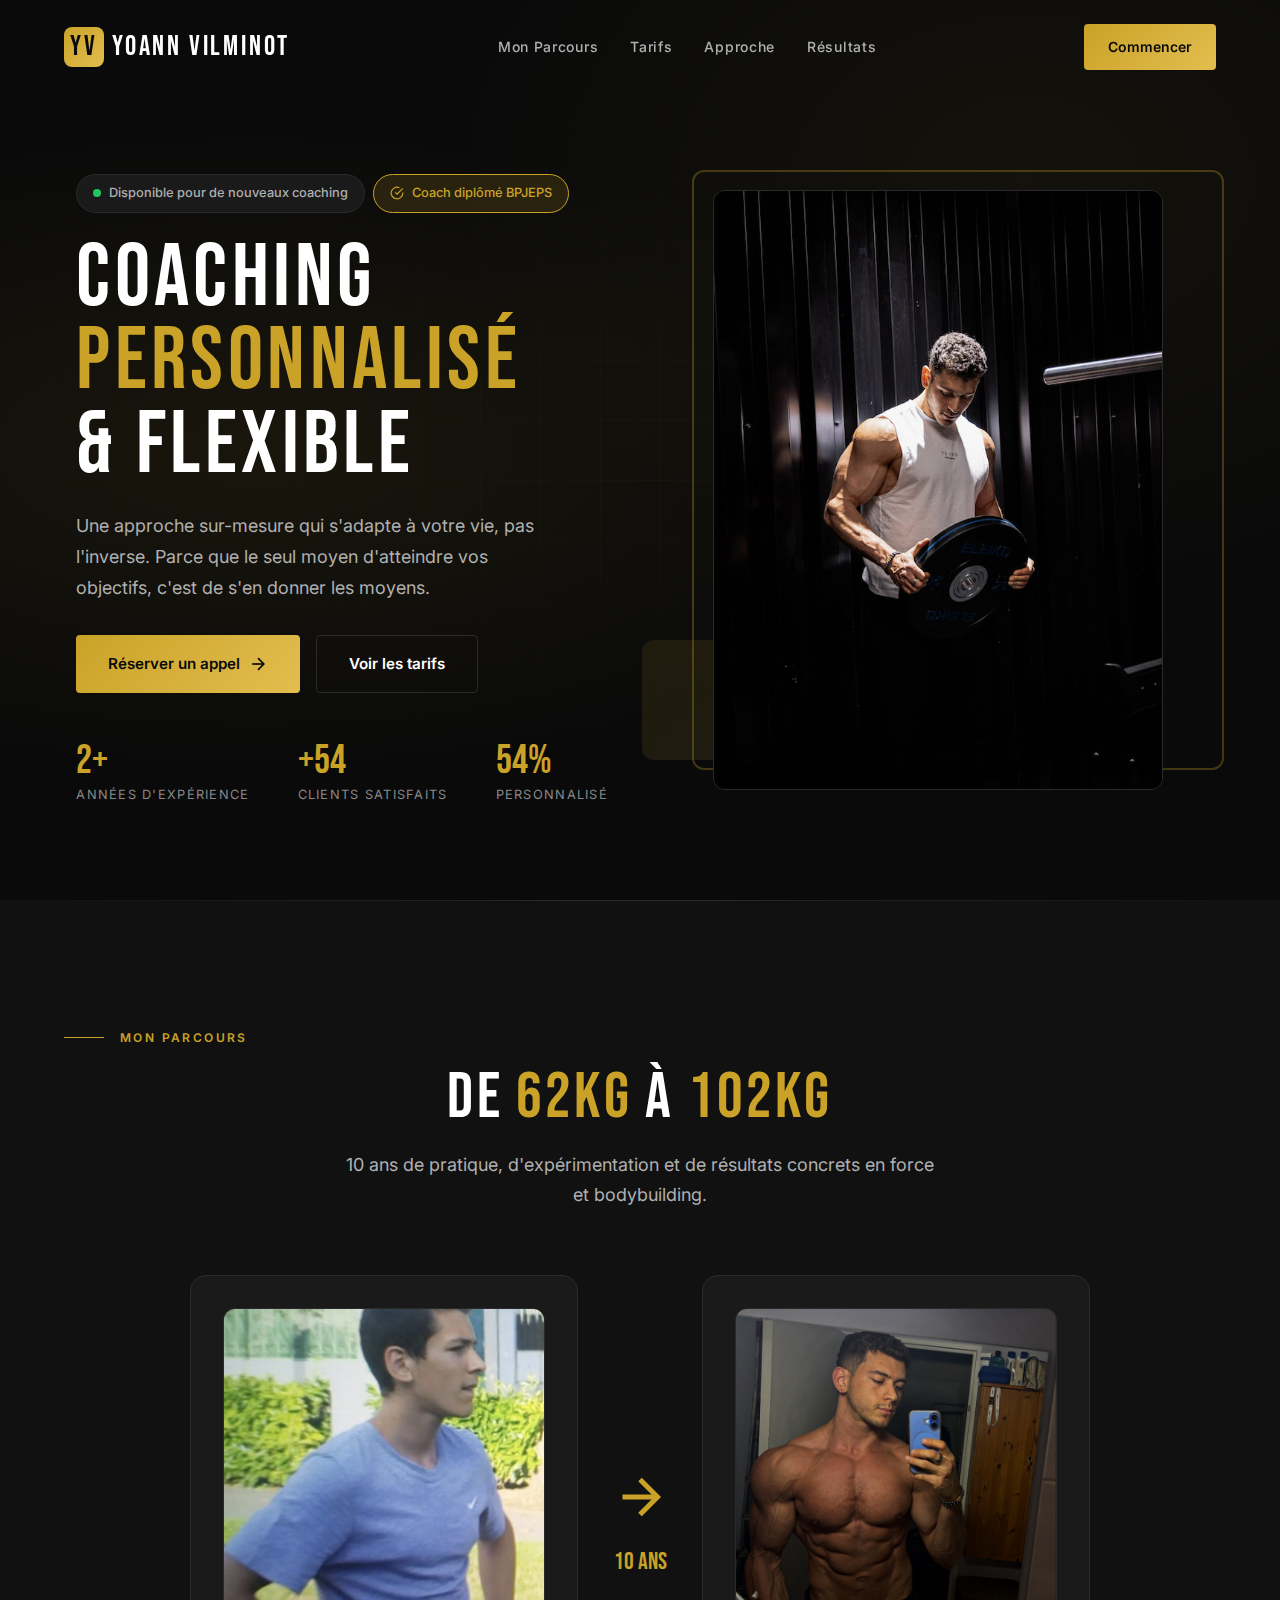
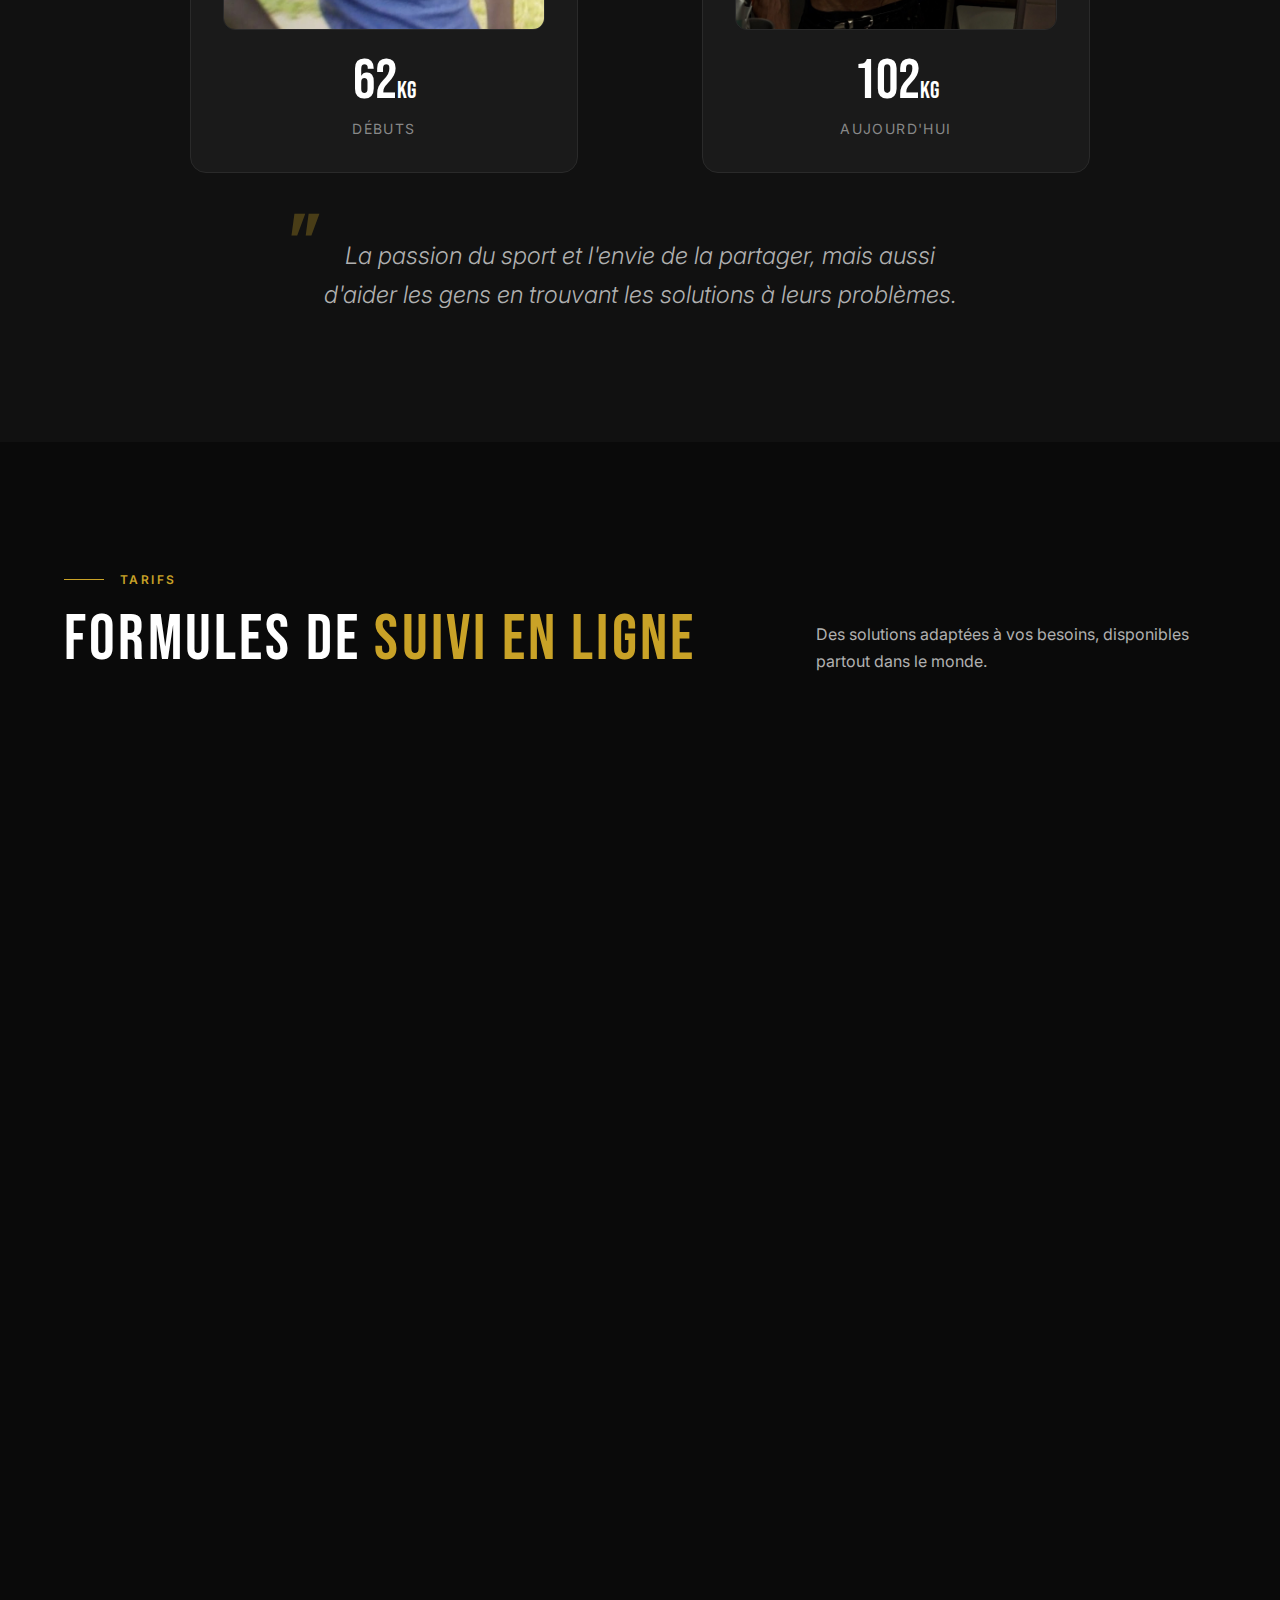
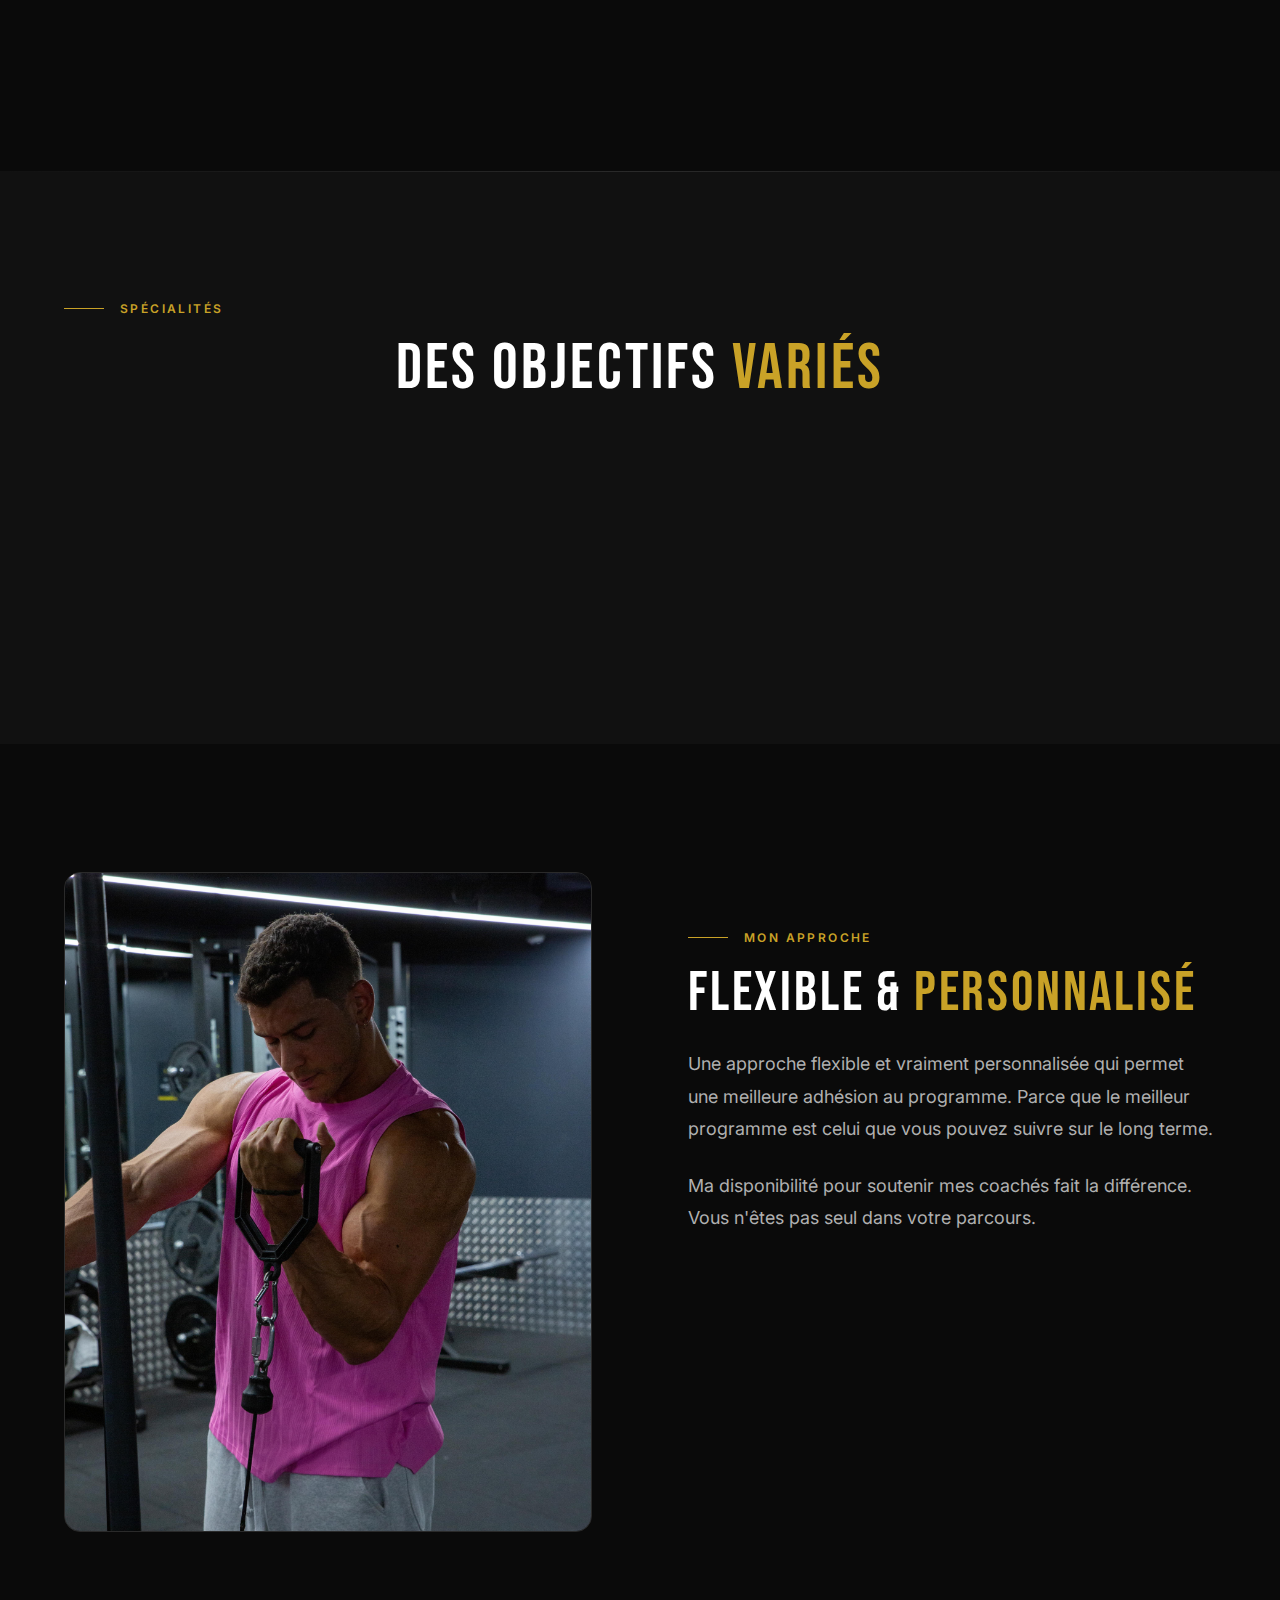
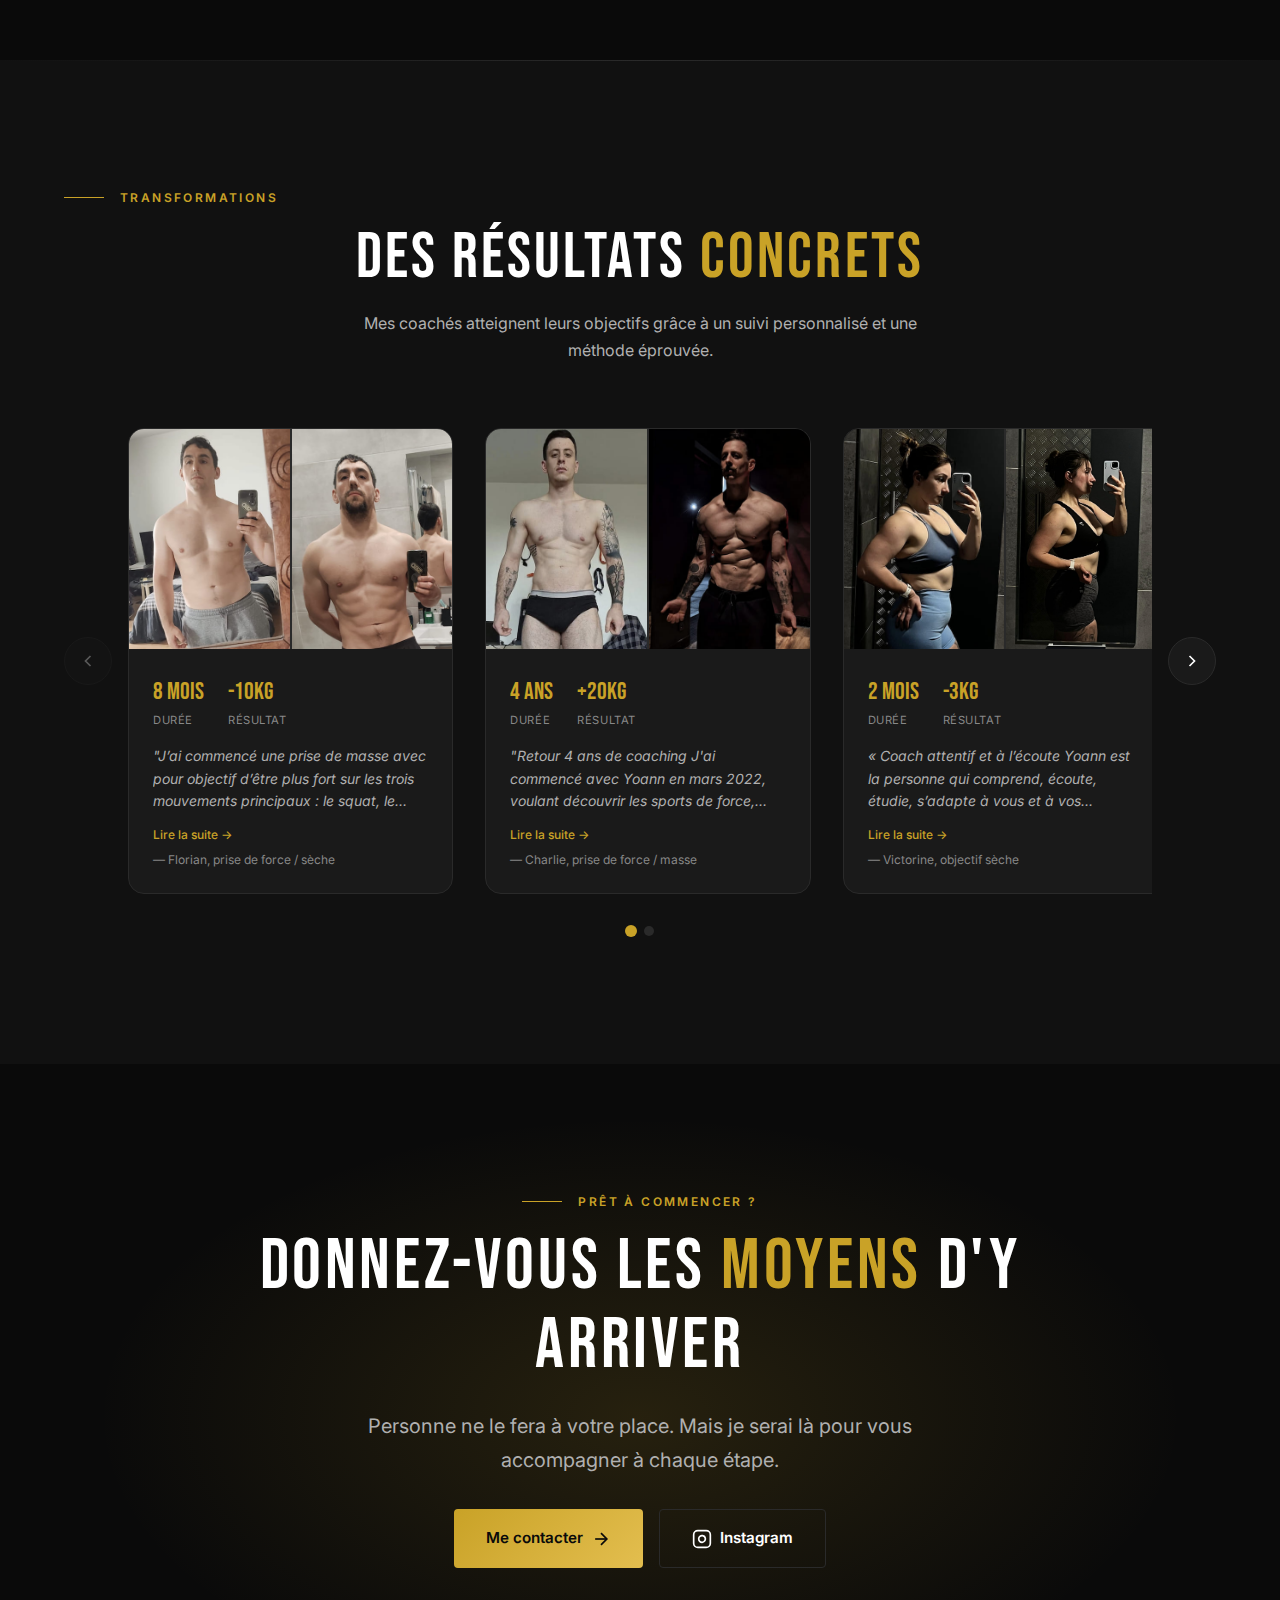
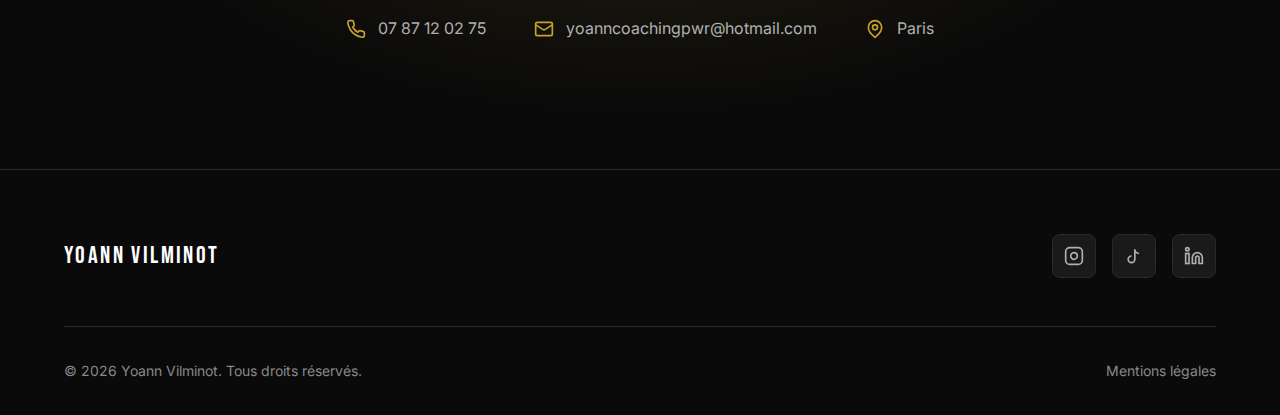
<file: index.html>
<!DOCTYPE html>
<html lang="fr">
<head>
    <meta charset="UTF-8">
    <meta name="viewport" content="width=device-width, initial-scale=1.0">
    <meta name="description" content="Yoann Vilminot - Coach sportif certifié BPJEPS. Coaching personnalisé en musculation, prise de masse, perte de poids. Région parisienne et suivi en ligne.">
    <title>Yoann Vilminot | Coach Sportif Personnel</title>
    
    <!-- Favicon -->
    <link rel="icon" type="image/png" href="assets/favicon.ico">
    <link rel="apple-touch-icon" sizes="180x180" href="assets/apple-touch-icon.png">
    <link rel="icon" type="image/png" sizes="32x32" href="assets/favicon-32x32.png">
    <link rel="icon" type="image/png" sizes="16x16" href="assets/favicon-16x16.png">

    <meta property="og:type" content="website">
    <meta property="og:url" content="https://yoannvilminot-coaching.com">
    <meta property="og:title" content="Yoann Vilminot - Coach">
    <meta property="og:description" content="Coaching personnalisé et flexible.">
    <meta property="og:image" content="https://yoannvilminot-coaching.com/assets/images/screen.png">
    <meta property="og:image:width" content="1200">
    <meta property="og:image:height" content="630">
    <meta property="og:locale" content="fr_FR">
    <meta property="og:site_name" content="Yoann Vilminot">

    <!-- Fonts -->
    <link rel="preconnect" href="https://fonts.googleapis.com">
    <link rel="preconnect" href="https://fonts.gstatic.com" crossorigin>
    <link href="https://fonts.googleapis.com/css2?family=Bebas+Neue&family=Inter:wght@300;400;500;600;700&display=swap" rel="stylesheet">
    
    <!-- Styles -->
    <link rel="stylesheet" href="css/variables.css">
    <link rel="stylesheet" href="css/layout.css">
    <link rel="stylesheet" href="css/components.css">
    <link rel="stylesheet" href="css/sections.css">
</head>
<body>
    <!-- Navigation -->
    <nav id="navbar">
        <div class="container">
            <a href="#" class="logo">
                <div class="logo-icon">
                    <!-- <svg viewBox="0 0 40 40" fill="none" xmlns="http://www.w3.org/2000/svg">
                        <path d="M8 32L20 8L32 32" stroke="currentColor" stroke-width="3" stroke-linecap="round" stroke-linejoin="round"/>
                        <path d="M12 24H28" stroke="currentColor" stroke-width="3" stroke-linecap="round"/>
                        <circle cx="20" cy="32" r="3" fill="currentColor"/>
                    </svg> -->
                    YV
                </div>
                YOANN VILMINOT
            </a>
            <ul class="nav-links">
                <li><a href="#transformation">Mon Parcours</a></li>
                <li><a href="#services">Tarifs</a></li>
                <li><a href="#philosophy">Approche</a></li>
                <li><a href="#results">Résultats</a></li>
                <!-- Décommenter après ajout d'avis -->
                <!-- <li><a href="#testimonials">Avis</a></li> -->
            </ul>
            <a href="#contact" class="nav-cta">Commencer</a>
            <div class="mobile-toggle" id="mobile-toggle"><span></span><span></span><span></span></div>
        </div>
    </nav>

    <!-- Mobile Menu -->
    <div class="mobile-menu" id="mobile-menu">
        <ul>
            <li><a href="#transformation">Mon Parcours</a></li>
            <li><a href="#services">Tarifs</a></li>
            <li><a href="#philosophy">Approche</a></li>
            <li><a href="#results">Résultats</a></li>
            <li><a href="#testimonials">Avis</a></li>
            <li><a href="#contact" class="btn-primary">Commencer</a></li>
        </ul>
    </div>

    <!-- Hero Section -->
    <section class="hero">
        <div class="hero-bg"><div class="hero-grid"></div></div>
        <div class="container">
            <div class="hero-content">
                <div class="hero-badges">
                    <div class="hero-badge"><span class="dot"></span>Disponible pour de nouveaux coaching</div>
                    <div class="hero-badge certified">
                        <svg xmlns="http://www.w3.org/2000/svg" width="14" height="14" viewBox="0 0 24 24" fill="none" stroke="currentColor" stroke-width="2"><path d="M22 11.08V12a10 10 0 1 1-5.93-9.14"/><polyline points="22 4 12 14.01 9 11.01"/></svg>
                        Coach diplômé BPJEPS
                    </div>
                </div>
                <h1><span>COACHING</span><span><span class="accent-text">PERSONNALISÉ</span></span><span>& FLEXIBLE</span></h1>
                <p class="hero-description">Une approche sur-mesure qui s'adapte à votre vie, pas l'inverse. Parce que le seul moyen d'atteindre vos objectifs, c'est de s'en donner les moyens.</p>
                <div class="hero-buttons">
                    <a href="#contact" class="btn-primary">Réserver un appel <svg xmlns="http://www.w3.org/2000/svg" width="20" height="20" viewBox="0 0 24 24" fill="none" stroke="currentColor" stroke-width="2"><path d="M5 12h14"/><path d="m12 5 7 7-7 7"/></svg></a>
                    <a href="#services" class="btn-secondary">Voir les tarifs</a>
                </div>
                <div class="hero-stats">
                    <div class="stat"><div class="stat-number">4+</div><div class="stat-label">Années d'expérience</div></div>
                    <div class="stat"><div class="stat-number">+100</div><div class="stat-label">Clients satisfaits</div></div>
                    <div class="stat"><div class="stat-number">100%</div><div class="stat-label">Personnalisé</div></div>
                </div>
            </div>
            <div class="hero-image">
                <div class="hero-image-frame"></div>
                <div class="hero-image-accent"></div>
                <div class="hero-image-placeholder">
                    <img src="assets/images/profil.jpeg" alt="Yoann Vilminot - Coach Sportif">
                </div>
            </div>
        </div>
    </section>

    <!-- Transformation Section -->
    <section class="transformation" id="transformation">
        <div class="container">
            <div class="transformation-header">
                <span class="section-label">Mon Parcours</span>
                <h2>DE <span class="accent-text">62KG</span> À <span class="accent-text">102KG</span></h2>
                <p>10 ans de pratique, d'expérimentation et de résultats concrets en force et bodybuilding.</p>
            </div>
            <div class="transformation-showcase">
                <div class="transformation-card">
                    <div class="transformation-image">
                        <!-- PHOTO: before.jpg -->
                        <img src="assets/images/coach1.jpeg" alt="Yoann Vilminot - Coach Sportif">
                    </div>
                    <div class="transformation-weight">62<span>KG</span></div>
                    <div class="transformation-label">Débuts</div>
                </div>
                <div class="transformation-arrow">
                    <svg xmlns="http://www.w3.org/2000/svg" viewBox="0 0 24 24" fill="none" stroke="currentColor" stroke-width="2"><path d="M5 12h14"/><path d="m12 5 7 7-7 7"/></svg>
                    <div class="transformation-years">10 ANS</div>
                </div>
                <div class="transformation-card">
                    <div class="transformation-image">
                        <!-- PHOTO: after.jpg -->
                        <img src="assets/images/coach2.jpeg" alt="Yoann Vilminot - Coach Sportif">
                    </div>
                    <div class="transformation-weight">102<span>KG</span></div>
                    <div class="transformation-label">Aujourd'hui</div>
                </div>
            </div>
            <div class="transformation-quote">
                <blockquote>La passion du sport et l'envie de la partager, mais aussi d'aider les gens en trouvant les solutions à leurs problèmes.</blockquote>
            </div>
        </div>
    </section>

    <!-- Services Section -->
    <section class="services" id="services">
        <div class="container">
            <div class="services-header">
                <div><span class="section-label">Tarifs</span><h2>FORMULES DE <span class="accent-text">SUIVI EN LIGNE</span></h2></div>
                <p>Des solutions adaptées à vos besoins, disponibles partout dans le monde.</p>
            </div>
            <div class="services-grid">
                <div class="service-card">
                    <div class="service-icon"><svg xmlns="http://www.w3.org/2000/svg" viewBox="0 0 24 24" fill="none" stroke="currentColor" stroke-width="2"><rect x="3" y="4" width="18" height="18" rx="2"/><line x1="16" y1="2" x2="16" y2="6"/><line x1="8" y1="2" x2="8" y2="6"/><line x1="3" y1="10" x2="21" y2="10"/></svg></div>
                    <h3>SUIVI HEBDO</h3>
                    <div class="service-price">140<span>€/mois</span></div>
                    <ul class="service-features">
                        <li><svg xmlns="http://www.w3.org/2000/svg" viewBox="0 0 24 24" fill="none" stroke="currentColor" stroke-width="2"><polyline points="20 6 9 17 4 12"/></svg>Programme personnalisé sur TrainHeroic</li>
                        <li><svg xmlns="http://www.w3.org/2000/svg" viewBox="0 0 24 24" fill="none" stroke="currentColor" stroke-width="2"><polyline points="20 6 9 17 4 12"/></svg>Échange hebdomadaire</li>
                        <li><svg xmlns="http://www.w3.org/2000/svg" viewBox="0 0 24 24" fill="none" stroke="currentColor" stroke-width="2"><polyline points="20 6 9 17 4 12"/></svg>Correction des mouvements via vidéos</li>
                    </ul>
                    <a href="#contact" class="service-link">Commencer <svg xmlns="http://www.w3.org/2000/svg" width="16" height="16" viewBox="0 0 24 24" fill="none" stroke="currentColor" stroke-width="2"><path d="M5 12h14"/><path d="m12 5 7 7-7 7"/></svg></a>
                </div>
                <div class="service-card">
                    <div class="service-icon"><svg xmlns="http://www.w3.org/2000/svg" viewBox="0 0 24 24" fill="none" stroke="currentColor" stroke-width="2"><path d="M21 15a2 2 0 0 1-2 2H7l-4 4V5a2 2 0 0 1 2-2h14a2 2 0 0 1 2 2z"/></svg></div>
                    <h3>SUIVI QUOTIDIEN</h3>
                    <div class="service-price">180<span>€/mois</span></div>
                    <ul class="service-features">
                        <li><svg xmlns="http://www.w3.org/2000/svg" viewBox="0 0 24 24" fill="none" stroke="currentColor" stroke-width="2"><polyline points="20 6 9 17 4 12"/></svg>Programme personnalisé sur TrainHeroic</li>
                        <li><svg xmlns="http://www.w3.org/2000/svg" viewBox="0 0 24 24" fill="none" stroke="currentColor" stroke-width="2"><polyline points="20 6 9 17 4 12"/></svg>Échange quotidien 6j/7</li>
                        <li><svg xmlns="http://www.w3.org/2000/svg" viewBox="0 0 24 24" fill="none" stroke="currentColor" stroke-width="2"><polyline points="20 6 9 17 4 12"/></svg>Correction des mouvements via vidéos</li>
                    </ul>
                    <a href="#contact" class="service-link">Commencer <svg xmlns="http://www.w3.org/2000/svg" width="16" height="16" viewBox="0 0 24 24" fill="none" stroke="currentColor" stroke-width="2"><path d="M5 12h14"/><path d="m12 5 7 7-7 7"/></svg></a>
                </div>
                <div class="service-card">
                    <div class="service-icon"><svg xmlns="http://www.w3.org/2000/svg" viewBox="0 0 24 24" fill="none" stroke="currentColor" stroke-width="2"><polygon points="12 2 15.09 8.26 22 9.27 17 14.14 18.18 21.02 12 17.77 5.82 21.02 7 14.14 2 9.27 8.91 8.26 12 2"/></svg></div>
                    <h3>SUIVI COMPLET</h3>
                    <div class="service-price">220<span>€/mois</span></div>
                    <ul class="service-features">
                        <li><svg xmlns="http://www.w3.org/2000/svg" viewBox="0 0 24 24" fill="none" stroke="currentColor" stroke-width="2"><polyline points="20 6 9 17 4 12"/></svg>Programme personnalisé sur TrainHeroic</li>
                        <li><svg xmlns="http://www.w3.org/2000/svg" viewBox="0 0 24 24" fill="none" stroke="currentColor" stroke-width="2"><polyline points="20 6 9 17 4 12"/></svg>Échange quotidien 6j/7</li>
                        <li><svg xmlns="http://www.w3.org/2000/svg" viewBox="0 0 24 24" fill="none" stroke="currentColor" stroke-width="2"><polyline points="20 6 9 17 4 12"/></svg>Correction des mouvements via vidéos</li>
                        <li><svg xmlns="http://www.w3.org/2000/svg" viewBox="0 0 24 24" fill="none" stroke="currentColor" stroke-width="2"><polyline points="20 6 9 17 4 12"/></svg>Appel bilan mensuel</li>
                        <li><svg xmlns="http://www.w3.org/2000/svg" viewBox="0 0 24 24" fill="none" stroke="currentColor" stroke-width="2"><polyline points="20 6 9 17 4 12"/></svg>Suivi diététique inclus</li>
                    </ul>
                    <a href="#contact" class="service-link">Commencer <svg xmlns="http://www.w3.org/2000/svg" width="16" height="16" viewBox="0 0 24 24" fill="none" stroke="currentColor" stroke-width="2"><path d="M5 12h14"/><path d="m12 5 7 7-7 7"/></svg></a>
                </div>
            </div>
            <div class="additional-services">
                <div class="additional-service-card">
                    <div class="additional-service-header">
                        <div class="additional-service-icon"><svg xmlns="http://www.w3.org/2000/svg" viewBox="0 0 24 24" fill="none" stroke="currentColor" stroke-width="2"><path d="M15 10l5 5-5 5"/><path d="M4 4v7a4 4 0 0 0 4 4h12"/></svg></div>
                        <div><h4>VISIO CONSULTATION</h4><div class="additional-service-price">50€ <span>/ 30 min</span></div></div>
                    </div>
                    <ul class="additional-service-features"><li>Entraînement / Programmation</li><li>Nutrition / Lifestyle</li><li>Gestion de blessure</li></ul>
                </div>
                <div class="additional-service-card">
                    <div class="additional-service-header">
                        <div class="additional-service-icon"><svg xmlns="http://www.w3.org/2000/svg" viewBox="0 0 24 24" fill="none" stroke="currentColor" stroke-width="2"><path d="M16 21v-2a4 4 0 0 0-4-4H6a4 4 0 0 0-4 4v2"/><circle cx="9" cy="7" r="4"/><path d="M22 21v-2a4 4 0 0 0-3-3.87"/><path d="M16 3.13a4 4 0 0 1 0 7.75"/></svg></div>
                        <div><h4>SÉANCES PRIVÉES</h4><div class="additional-service-price">Région parisienne</div></div>
                    </div>
                    <div class="pricing-table">
                        <div class="pricing-row"><span>1 séance</span><span class="pricing-value">75€</span></div>
                        <div class="pricing-row"><span>5 séances</span><span class="pricing-value">350€</span></div>
                        <div class="pricing-row highlight"><span>10 séances</span><span class="pricing-value">600€ <em>(-20%)</em></span></div>
                    </div>
                    <div class="pricing-note"><svg xmlns="http://www.w3.org/2000/svg" width="14" height="14" viewBox="0 0 24 24" fill="none" stroke="currentColor" stroke-width="2"><circle cx="12" cy="12" r="10"/><path d="M12 16v-4"/><path d="M12 8h.01"/></svg>-50% pour les séances à domicile avec l'avance immédiate</div>
                </div>
            </div>
        </div>
    </section>

    <!-- Specialties Section -->
    <section class="specialties">
        <div class="container">
            <div class="specialties-header"><span class="section-label">Spécialités</span><h2>DES OBJECTIFS <span class="accent-text">VARIÉS</span></h2></div>
            <div class="specialties-grid">
                <div class="specialty-item"><div class="specialty-icon"><svg xmlns="http://www.w3.org/2000/svg" viewBox="0 0 24 24" fill="none" stroke="currentColor" stroke-width="2"><path d="M6.5 6.5 17.5 17.5"/><path d="M6.5 6.5H12"/><path d="M6.5 6.5V12"/><path d="M17.5 17.5H12"/><path d="M17.5 17.5V12"/></svg></div><h4>Prise de masse</h4></div>
                <div class="specialty-item"><div class="specialty-icon"><svg xmlns="http://www.w3.org/2000/svg" viewBox="0 0 24 24" fill="none" stroke="currentColor" stroke-width="2"><path d="M12 20v-6M6 20V10M18 20V4"/></svg></div><h4>Perte de poids</h4></div>
                <div class="specialty-item"><div class="specialty-icon"><svg xmlns="http://www.w3.org/2000/svg" viewBox="0 0 24 24" fill="none" stroke="currentColor" stroke-width="2"><circle cx="12" cy="12" r="10"/><path d="m16 12-4-4-4 4"/><path d="M12 16V8"/></svg></div><h4>Prépa physique</h4></div>
                <div class="specialty-item"><div class="specialty-icon"><svg xmlns="http://www.w3.org/2000/svg" viewBox="0 0 24 24" fill="none" stroke="currentColor" stroke-width="2"><path d="M19 14c1.49-1.46 3-3.21 3-5.5A5.5 5.5 0 0 0 16.5 3c-1.76 0-3 .5-4.5 2-1.5-1.5-2.74-2-4.5-2A5.5 5.5 0 0 0 2 8.5c0 2.3 1.5 4.05 3 5.5l7 7Z"/></svg></div><h4>Remise en forme</h4></div>
                <div class="specialty-item"><div class="specialty-icon"><svg xmlns="http://www.w3.org/2000/svg" viewBox="0 0 24 24" fill="none" stroke="currentColor" stroke-width="2"><path d="M6 9H4.5a2.5 2.5 0 0 1 0-5H6"/><path d="M18 9h1.5a2.5 2.5 0 0 0 0-5H18"/><path d="M4 22h16"/><path d="M10 14.66V17c0 .55-.47.98-.97 1.21C7.85 18.75 7 20.24 7 22"/><path d="M14 14.66V17c0 .55.47.98.97 1.21C16.15 18.75 17 20.24 17 22"/><path d="M18 2H6v7a6 6 0 0 0 12 0V2Z"/></svg></div><h4>Compétition</h4></div>
            </div>
        </div>
    </section>

    <!-- Philosophy Section -->
    <section class="philosophy" id="philosophy">
        <div class="container">
            <div class="philosophy-image">
                <div class="philosophy-image-placeholder">
                    <!-- PHOTO: action.jpg -->
                    <img src="assets/images/action.jpeg" alt="Yoann Vilminot - Coach Sportif">
                </div>
            </div>
            <div class="philosophy-content">
                <span class="section-label">Mon approche</span>
                <h2>FLEXIBLE & <span class="accent-text">PERSONNALISÉ</span></h2>
                <p>Une approche flexible et vraiment personnalisée qui permet une meilleure adhésion au programme. Parce que le meilleur programme est celui que vous pouvez suivre sur le long terme.</p>
                <p>Ma disponibilité pour soutenir mes coachés fait la différence. Vous n'êtes pas seul dans votre parcours.</p>
                <div class="philosophy-values">
                    <div class="value-item"><div class="value-icon"><svg xmlns="http://www.w3.org/2000/svg" viewBox="0 0 24 24" fill="none" stroke="currentColor" stroke-width="2"><path d="M12 22s8-4 8-10V5l-8-3-8 3v7c0 6 8 10 8 10"/></svg></div><div><h4>Expérience terrain</h4><p>Force & bodybuilding amateur</p></div></div>
                    <div class="value-item"><div class="value-icon"><svg xmlns="http://www.w3.org/2000/svg" viewBox="0 0 24 24" fill="none" stroke="currentColor" stroke-width="2"><path d="M2 12h5"/><path d="M17 12h5"/><path d="m7 7 10 10"/><path d="m17 7-10 10"/></svg></div><div><h4>Flexibilité</h4><p>Adapté à votre vie</p></div></div>
                    <div class="value-item"><div class="value-icon"><svg xmlns="http://www.w3.org/2000/svg" viewBox="0 0 24 24" fill="none" stroke="currentColor" stroke-width="2"><path d="M21 15a2 2 0 0 1-2 2H7l-4 4V5a2 2 0 0 1 2-2h14a2 2 0 0 1 2 2z"/></svg></div><div><h4>Disponibilité</h4><p>Suivi réactif & régulier</p></div></div>
                    <div class="value-item"><div class="value-icon"><svg xmlns="http://www.w3.org/2000/svg" viewBox="0 0 24 24" fill="none" stroke="currentColor" stroke-width="2"><path d="M22 11.08V12a10 10 0 1 1-5.93-9.14"/><polyline points="22 4 12 14.01 9 11.01"/></svg></div><div><h4>Résultats</h4><p>Théorie + pratique</p></div></div>
                </div>
            </div>
        </div>
    </section>

    <!-- Results Section with Carousel -->
    <section class="results" id="results">
        <div class="container">
            <div class="results-header">
                <span class="section-label">Transformations</span>
                <h2>DES RÉSULTATS <span class="accent-text">CONCRETS</span></h2>
                <p>Mes coachés atteignent leurs objectifs grâce à un suivi personnalisé et une méthode éprouvée.</p>
            </div>
            <div class="carousel-container">
                <button class="carousel-btn prev" id="carousel-prev"><svg xmlns="http://www.w3.org/2000/svg" viewBox="0 0 24 24" fill="none" stroke="currentColor" stroke-width="2"><path d="m15 18-6-6 6-6"/></svg></button>
                <div class="carousel-track-container">
                    <div class="carousel-track" id="carousel-track">
                        <!-- Slide 1 -->
                        <div class="result-card carousel-slide">
                            <div class="result-images">
                                <div class="result-image">
                                    <img src="assets/images/avant1.jpeg" alt="Avant">
                                </div>
                                <div class="result-image">
                                    <img src="assets/images/apres1.jpeg" alt="Après">
                                </div>
                            </div>
                            <div class="result-content">
                                <div class="result-stats"><div class="result-stat"><div class="result-stat-value">8 mois</div><div class="result-stat-label">Durée</div></div><div class="result-stat"><div class="result-stat-value">-10kg</div><div class="result-stat-label">Résultat</div></div></div>
                                <p class="result-quote">
                                    "J’ai commencé une prise de masse avec pour objectif d’être plus fort sur les trois mouvements principaux : le squat, le bench press et le deadlift, tout en développant un meilleur physique. Je pesais 86 kg en octobre 2024 et j’ai terminé cette prise de masse en juin 2025 à 96 kg. Les performances ont explosé sur le squat, le bench press et le deadlift. Depuis juin 2025, nous avons commencé une phase de sèche, qui se poursuit jusqu’à aujourd’hui, le 3 février 2026. Yoann a très bien géré les programmes d’entraînement et je le remercie sincèrement pour tout le soutien qu’il m’a apporté."
                                </p>
                                <button class="read-more-btn">Lire la suite →</button>
                                <div class="result-name">— Florian, prise de force / sèche</div>
                            </div>
                        </div>
                        <!-- Slide 2 -->
                        <div class="result-card carousel-slide">
                            <div class="result-images">
                                <div class="result-image">
                                    <img src="assets/images/avant2.jpeg" alt="Avant">
                                </div>
                                <div class="result-image">
                                    <img src="assets/images/apres2.jpeg" alt="Après">
                                </div>                            
                            </div>
                            <div class="result-content">
                                <div class="result-stats"><div class="result-stat"><div class="result-stat-value">4 ans</div><div class="result-stat-label">Durée</div></div><div class="result-stat"><div class="result-stat-value">+20kg</div><div class="result-stat-label">Résultat</div></div></div>
                                <p class="result-quote">
                                    "Retour 4 ans de coaching 

                                    J'ai commencé avec Yoann en mars 2022, voulant découvrir les sports de force, après discussion avec un ami je me suis orienté vers lui. 

                                    Les 1e echanges on tout de suite était fluide, et il à très vite sû adapté les programmations à mon rythme de vie particulier.

                                    En 4 ans, il a pu me faire passer de 68 kg à 88kg au plus lourd. M'a donné un cadre pour performer en salle mais aussi en compétition de force athlétique !

                                    C'est une source de savoir dans ses domaines de prédilections, ce qui rend les échanges avec lui enrichissants et plaisants. En plus d'être une personne à l'écoute et ouverte au remarque, ce qui facilite grandement le fait de se confier à lui. 

                                    Il offre un excellent exemple de ce que devrai être un coach, peu importe l'objectif et le point de départ !

                                    On ressent sa passion en permanence et il est parfois même plus motivé que nous pour nous faire avancer.

                                    Je le remercie pour tout"
                                </p>
                                <button class="read-more-btn">Lire la suite →</button>
                                <div class="result-name">— Charlie, prise de force / masse</div>
                            </div>
                        </div>
                        <!-- Slide 3 -->
                        <div class="result-card carousel-slide">
                            <div class="result-images">
                                <div class="result-image">
                                    <img src="assets/images/avant3.jpeg" alt="Avant">
                                </div>
                                <div class="result-image">
                                    <img src="assets/images/apres3.jpeg" alt="Après">
                                </div>                              
                            </div>
                            <div class="result-content">
                                <div class="result-stats"><div class="result-stat"><div class="result-stat-value">2 mois</div><div class="result-stat-label">Durée</div></div><div class="result-stat"><div class="result-stat-value">-3kg</div><div class="result-stat-label">Résultat</div></div></div>
                                <p class="result-quote">
                                    « Coach attentif et à l’écoute Yoann est la personne qui comprend, écoute, étudie, s’adapte à vous et à vos objectifs.
                                        L’objectif étant de sécher 
                                        Poids de départ :64 kg
                                        Poids après 2 mois de suivis diet : 61,7 kg 
                                        Objectif :passer sous la barre des 60 kilos pour passer plus facilement mes premiers MU.
                                        Me suivant aussi sur la programmation il peut donc adapter parfaitement la diet aux entraînements et en voir l’évolution de manière concrète. »
                                </p>
                                <button class="read-more-btn">Lire la suite →</button>
                                <div class="result-name">— Victorine, objectif sèche</div>
                            </div>
                        </div>
                        <!-- Slide 4 -->
                        <div class="result-card carousel-slide">
                            <div class="result-images">
                                <div class="result-image">
                                    <img src="assets/images/avant4.jpeg" alt="Avant">
                                </div>
                                <div class="result-image">
                                    <img src="assets/images/apres4.jpeg" alt="Après">
                                </div>                              
                            </div>
                            <div class="result-content">
                                <div class="result-stats"><div class="result-stat"><div class="result-stat-value">Compétition bodybuilding</div><div class="result-stat-label">Objectif</div></div><div class="result-stat"></div></div>
                                <p class="result-quote">
                                    2019, +85kg une bonne base mais avec un body fat beaucoup trop élevé pour apprécier ce que je vois dans le miroir. 2025 une shape assez digne pour prétendre faire ma 1ere compétition en bodybuilding naturel. Les résultats parlent d'eux même. Mais ils n'auraient jamais été possibles sans un excellent travail d'équipe coach-athlète : de la communication,  de l'écoute, de l'adaptation, du partage de la vision a court et long terme, de la pédagogie et quelques coups de pieds au cul de temps en temps pour dépasser ses limites.
                                    Un coach qui motive et qui prouve par l'exemple tout en restant humain et accessible.
                                </p>
                                <button class="read-more-btn">Lire la suite →</button>
                                <div class="result-name">— Félix, objectif sèche</div>
                            </div>
                        </div>
                        <!-- Slide 5 -->
                        <div class="result-card carousel-slide">
                            <div class="result-images">
                                <div class="result-image">
                                    <img src="assets/images/avant5.jpeg" alt="Avant">
                                </div>
                                <div class="result-image">
                                    <img src="assets/images/apres5.png" alt="Après">
                                </div>                               </div>
                            <div class="result-content">
                                <div class="result-stats"><div class="result-stat"><div class="result-stat-value">8 mois</div><div class="result-stat-label">Durée</div></div><div class="result-stat"><div class="result-stat-value">-11kg</div><div class="result-stat-label">Résultat</div></div></div>
                                <p class="result-quote">
                                    J’ai commencé un suivi de diète avec Yoann pour entamer une sèche après un longue période de prise de masse seul de mon côté.
                                    À l’écoute et ultra pro , jai atteint en 8 mois et - 11kg , un physique plus que satisfaisant. Abdos visible , poignet d’amour en moins , veines apparentes le combo du kiff quoi😊.
                                    On a préféré faire une diminution des kcals assez douce vu mon travail et au final  la stratégie était très bonne. 
                                    Au final très peu de moments de faim durant cette sèche . Et même quand ilsen avaient les " tips " etaient banger ( surtout celui du coca zéro) 😁
                                    Je ne le remercierai jamais assez et déjà hâte de la suite 🙏🫶 .
                                    Merci mon Yoann.
                                </p>
                                <button class="read-more-btn">Lire la suite →</button>
                                <div class="result-name">— Matthieu, objectif sèche</div>
                            </div>
                        </div>
                    </div>
                </div>
                <button class="carousel-btn next" id="carousel-next"><svg xmlns="http://www.w3.org/2000/svg" viewBox="0 0 24 24" fill="none" stroke="currentColor" stroke-width="2"><path d="m9 18 6-6-6-6"/></svg></button>
            </div>
            <div class="carousel-dots" id="carousel-dots"></div>
        </div>
    </section>

    <!-- Testimonials Section -->
    <!-- <section class="testimonials" id="testimonials">
        <div class="container">
            <div class="testimonials-header">
                <span class="section-label">Avis Clients</span>
                <h2>CE QU'ILS <span class="accent-text">DISENT</span></h2>
                <p>La satisfaction de mes coachés est ma plus grande fierté.</p>
            </div>
            <div class="testimonials-grid">
                <div class="testimonial-card">
                    <div class="testimonial-stars"><svg xmlns="http://www.w3.org/2000/svg" viewBox="0 0 24 24" fill="currentColor"><polygon points="12 2 15.09 8.26 22 9.27 17 14.14 18.18 21.02 12 17.77 5.82 21.02 7 14.14 2 9.27 8.91 8.26 12 2"/></svg><svg xmlns="http://www.w3.org/2000/svg" viewBox="0 0 24 24" fill="currentColor"><polygon points="12 2 15.09 8.26 22 9.27 17 14.14 18.18 21.02 12 17.77 5.82 21.02 7 14.14 2 9.27 8.91 8.26 12 2"/></svg><svg xmlns="http://www.w3.org/2000/svg" viewBox="0 0 24 24" fill="currentColor"><polygon points="12 2 15.09 8.26 22 9.27 17 14.14 18.18 21.02 12 17.77 5.82 21.02 7 14.14 2 9.27 8.91 8.26 12 2"/></svg><svg xmlns="http://www.w3.org/2000/svg" viewBox="0 0 24 24" fill="currentColor"><polygon points="12 2 15.09 8.26 22 9.27 17 14.14 18.18 21.02 12 17.77 5.82 21.02 7 14.14 2 9.27 8.91 8.26 12 2"/></svg><svg xmlns="http://www.w3.org/2000/svg" viewBox="0 0 24 24" fill="currentColor"><polygon points="12 2 15.09 8.26 22 9.27 17 14.14 18.18 21.02 12 17.77 5.82 21.02 7 14.14 2 9.27 8.91 8.26 12 2"/></svg></div>
                    <p class="testimonial-text">"Avis client à ajouter..."</p>
                    <div class="testimonial-author"><div class="testimonial-avatar"><span>P</span></div><div class="testimonial-info"><div class="testimonial-name">Prénom</div><div class="testimonial-meta">Objectif • Durée</div></div></div>
                </div>
                <div class="testimonial-card">
                    <div class="testimonial-stars"><svg xmlns="http://www.w3.org/2000/svg" viewBox="0 0 24 24" fill="currentColor"><polygon points="12 2 15.09 8.26 22 9.27 17 14.14 18.18 21.02 12 17.77 5.82 21.02 7 14.14 2 9.27 8.91 8.26 12 2"/></svg><svg xmlns="http://www.w3.org/2000/svg" viewBox="0 0 24 24" fill="currentColor"><polygon points="12 2 15.09 8.26 22 9.27 17 14.14 18.18 21.02 12 17.77 5.82 21.02 7 14.14 2 9.27 8.91 8.26 12 2"/></svg><svg xmlns="http://www.w3.org/2000/svg" viewBox="0 0 24 24" fill="currentColor"><polygon points="12 2 15.09 8.26 22 9.27 17 14.14 18.18 21.02 12 17.77 5.82 21.02 7 14.14 2 9.27 8.91 8.26 12 2"/></svg><svg xmlns="http://www.w3.org/2000/svg" viewBox="0 0 24 24" fill="currentColor"><polygon points="12 2 15.09 8.26 22 9.27 17 14.14 18.18 21.02 12 17.77 5.82 21.02 7 14.14 2 9.27 8.91 8.26 12 2"/></svg><svg xmlns="http://www.w3.org/2000/svg" viewBox="0 0 24 24" fill="currentColor"><polygon points="12 2 15.09 8.26 22 9.27 17 14.14 18.18 21.02 12 17.77 5.82 21.02 7 14.14 2 9.27 8.91 8.26 12 2"/></svg></div>
                    <p class="testimonial-text">"Avis client à ajouter..."</p>
                    <div class="testimonial-author"><div class="testimonial-avatar"><span>M</span></div><div class="testimonial-info"><div class="testimonial-name">Prénom</div><div class="testimonial-meta">Objectif • Durée</div></div></div>
                </div>
                <div class="testimonial-card">
                    <div class="testimonial-stars"><svg xmlns="http://www.w3.org/2000/svg" viewBox="0 0 24 24" fill="currentColor"><polygon points="12 2 15.09 8.26 22 9.27 17 14.14 18.18 21.02 12 17.77 5.82 21.02 7 14.14 2 9.27 8.91 8.26 12 2"/></svg><svg xmlns="http://www.w3.org/2000/svg" viewBox="0 0 24 24" fill="currentColor"><polygon points="12 2 15.09 8.26 22 9.27 17 14.14 18.18 21.02 12 17.77 5.82 21.02 7 14.14 2 9.27 8.91 8.26 12 2"/></svg><svg xmlns="http://www.w3.org/2000/svg" viewBox="0 0 24 24" fill="currentColor"><polygon points="12 2 15.09 8.26 22 9.27 17 14.14 18.18 21.02 12 17.77 5.82 21.02 7 14.14 2 9.27 8.91 8.26 12 2"/></svg><svg xmlns="http://www.w3.org/2000/svg" viewBox="0 0 24 24" fill="currentColor"><polygon points="12 2 15.09 8.26 22 9.27 17 14.14 18.18 21.02 12 17.77 5.82 21.02 7 14.14 2 9.27 8.91 8.26 12 2"/></svg><svg xmlns="http://www.w3.org/2000/svg" viewBox="0 0 24 24" fill="currentColor"><polygon points="12 2 15.09 8.26 22 9.27 17 14.14 18.18 21.02 12 17.77 5.82 21.02 7 14.14 2 9.27 8.91 8.26 12 2"/></svg></div>
                    <p class="testimonial-text">"Avis client à ajouter..."</p>
                    <div class="testimonial-author"><div class="testimonial-avatar"><span>L</span></div><div class="testimonial-info"><div class="testimonial-name">Prénom</div><div class="testimonial-meta">Objectif • Durée</div></div></div>
                </div>
            </div>
            <div class="google-reviews-link"><a href="#" target="_blank" class="btn-secondary"><svg xmlns="http://www.w3.org/2000/svg" width="20" height="20" viewBox="0 0 24 24" fill="none" stroke="currentColor" stroke-width="2"><path d="M12 2a10 10 0 1 0 10 10A10 10 0 0 0 12 2zm0 18a8 8 0 1 1 8-8 8 8 0 0 1-8 8z"/><path d="M12 6a4 4 0 0 0-4 4h2a2 2 0 1 1 4 0c0 1-1.5 1.5-2 2.5V14h2v-1c.5-.5 2-1 2-3a4 4 0 0 0-4-4z"/><circle cx="12" cy="17" r="1"/></svg>Voir tous les avis Google</a></div>
        </div>
    </section> -->

    <!-- CTA Section -->
    <section class="cta" id="contact">
        <div class="cta-bg"></div>
        <div class="container">
            <span class="section-label" style="justify-content: center;">Prêt à commencer ?</span>
            <h2>DONNEZ-VOUS LES <span class="accent-text">MOYENS</span> D'Y ARRIVER</h2>
            <p>Personne ne le fera à votre place. Mais je serai là pour vous accompagner à chaque étape.</p>
            <div class="cta-buttons">
                <a href="mailto:yoanncoachingpwr@hotmail.com" class="btn-primary">Me contacter <svg xmlns="http://www.w3.org/2000/svg" width="20" height="20" viewBox="0 0 24 24" fill="none" stroke="currentColor" stroke-width="2"><path d="M5 12h14"/><path d="m12 5 7 7-7 7"/></svg></a>
                <a href="https://www.instagram.com/yoann_vilminot" target="_blank" class="btn-secondary"><svg xmlns="http://www.w3.org/2000/svg" width="20" height="20" viewBox="0 0 24 24" fill="none" stroke="currentColor" stroke-width="2"><rect width="20" height="20" x="2" y="2" rx="5" ry="5"/><path d="M16 11.37A4 4 0 1 1 12.63 8 4 4 0 0 1 16 11.37z"/><line x1="17.5" x2="17.51" y1="6.5" y2="6.5"/></svg>Instagram</a>
            </div>
            <div class="cta-contact-info">
                <div class="contact-item"><svg xmlns="http://www.w3.org/2000/svg" viewBox="0 0 24 24" fill="none" stroke="currentColor" stroke-width="2"><path d="M22 16.92v3a2 2 0 0 1-2.18 2 19.79 19.79 0 0 1-8.63-3.07 19.5 19.5 0 0 1-6-6 19.79 19.79 0 0 1-3.07-8.67A2 2 0 0 1 4.11 2h3a2 2 0 0 1 2 1.72 12.84 12.84 0 0 0 .7 2.81 2 2 0 0 1-.45 2.11L8.09 9.91a16 16 0 0 0 6 6l1.27-1.27a2 2 0 0 1 2.11-.45 12.84 12.84 0 0 0 2.81.7A2 2 0 0 1 22 16.92z"/></svg><a href="tel:0787120275">07 87 12 02 75</a></div>
                <div class="contact-item"><svg xmlns="http://www.w3.org/2000/svg" viewBox="0 0 24 24" fill="none" stroke="currentColor" stroke-width="2"><rect width="20" height="16" x="2" y="4" rx="2"/><path d="m22 7-8.97 5.7a1.94 1.94 0 0 1-2.06 0L2 7"/></svg><a href="mailto:yoanncoachingpwr@hotmail.com">yoanncoachingpwr@hotmail.com</a></div>
                <div class="contact-item"><svg xmlns="http://www.w3.org/2000/svg" viewBox="0 0 24 24" fill="none" stroke="currentColor" stroke-width="2"><path d="M20 10c0 6-8 12-8 12s-8-6-8-12a8 8 0 0 1 16 0Z"/><circle cx="12" cy="10" r="3"/></svg><span>Paris</span></div>
            </div>
        </div>
    </section>

    <!-- Footer -->
    <footer>
        <div class="container">
            <div class="footer-content">
                <a href="#" class="footer-logo">YOANN VILMINOT</a>
                <div class="footer-socials">
                    <a href="https://www.instagram.com/yoann_vilminot" target="_blank" aria-label="Instagram"><svg xmlns="http://www.w3.org/2000/svg" viewBox="0 0 24 24" fill="none" stroke="currentColor" stroke-width="2"><rect width="20" height="20" x="2" y="2" rx="5" ry="5"/><path d="M16 11.37A4 4 0 1 1 12.63 8 4 4 0 0 1 16 11.37z"/><line x1="17.5" x2="17.51" y1="6.5" y2="6.5"/></svg></a>
                    <a href="https://www.tiktok.com/@yoannvilminot" target="_blank" aria-label="TikTok"><svg xmlns="http://www.w3.org/2000/svg" viewBox="0 0 24 24" fill="none" stroke="currentColor" stroke-width="2"><path d="M9 12a4 4 0 1 0 4 4V4a5 5 0 0 0 5 5"/></svg></a>
                    <a href="https://www.linkedin.com/in/yoann-vilminot" target="_blank" aria-label="LinkedIn"><svg xmlns="http://www.w3.org/2000/svg" viewBox="0 0 24 24" fill="none" stroke="currentColor" stroke-width="2"><path d="M16 8a6 6 0 0 1 6 6v7h-4v-7a2 2 0 0 0-2-2 2 2 0 0 0-2 2v7h-4v-7a6 6 0 0 1 6-6z"/><rect width="4" height="12" x="2" y="9"/><circle cx="4" cy="4" r="2"/></svg></a>
                </div>
            </div>
            <div class="footer-bottom">
                <p>© 2026 Yoann Vilminot. Tous droits réservés.</p>
                <div class="footer-links"><a href="mentions-legales.html">Mentions légales</a>
                    <!-- <a href="#">Politique de confidentialité</a></div> -->
            </div>
        </div>
    </footer>

    <!-- Modal Témoignage -->
    <div class="modal-overlay" id="modal">
        <div class="modal-box">
            <button class="modal-close-btn" id="modal-close">×</button>
            <div class="modal-stats" id="modal-stats"></div>
            <p class="modal-text" id="modal-text"></p>
            <div class="modal-author">
                <div class="modal-avatar" id="modal-avatar"></div>
                <div>
                    <div class="modal-name" id="modal-name"></div>
                    <div class="modal-meta" id="modal-meta"></div>
                </div>
            </div>
        </div>
    </div>

    <!-- Scripts -->
    <script src="js/script.js"></script>
</body>
</html>
</file>
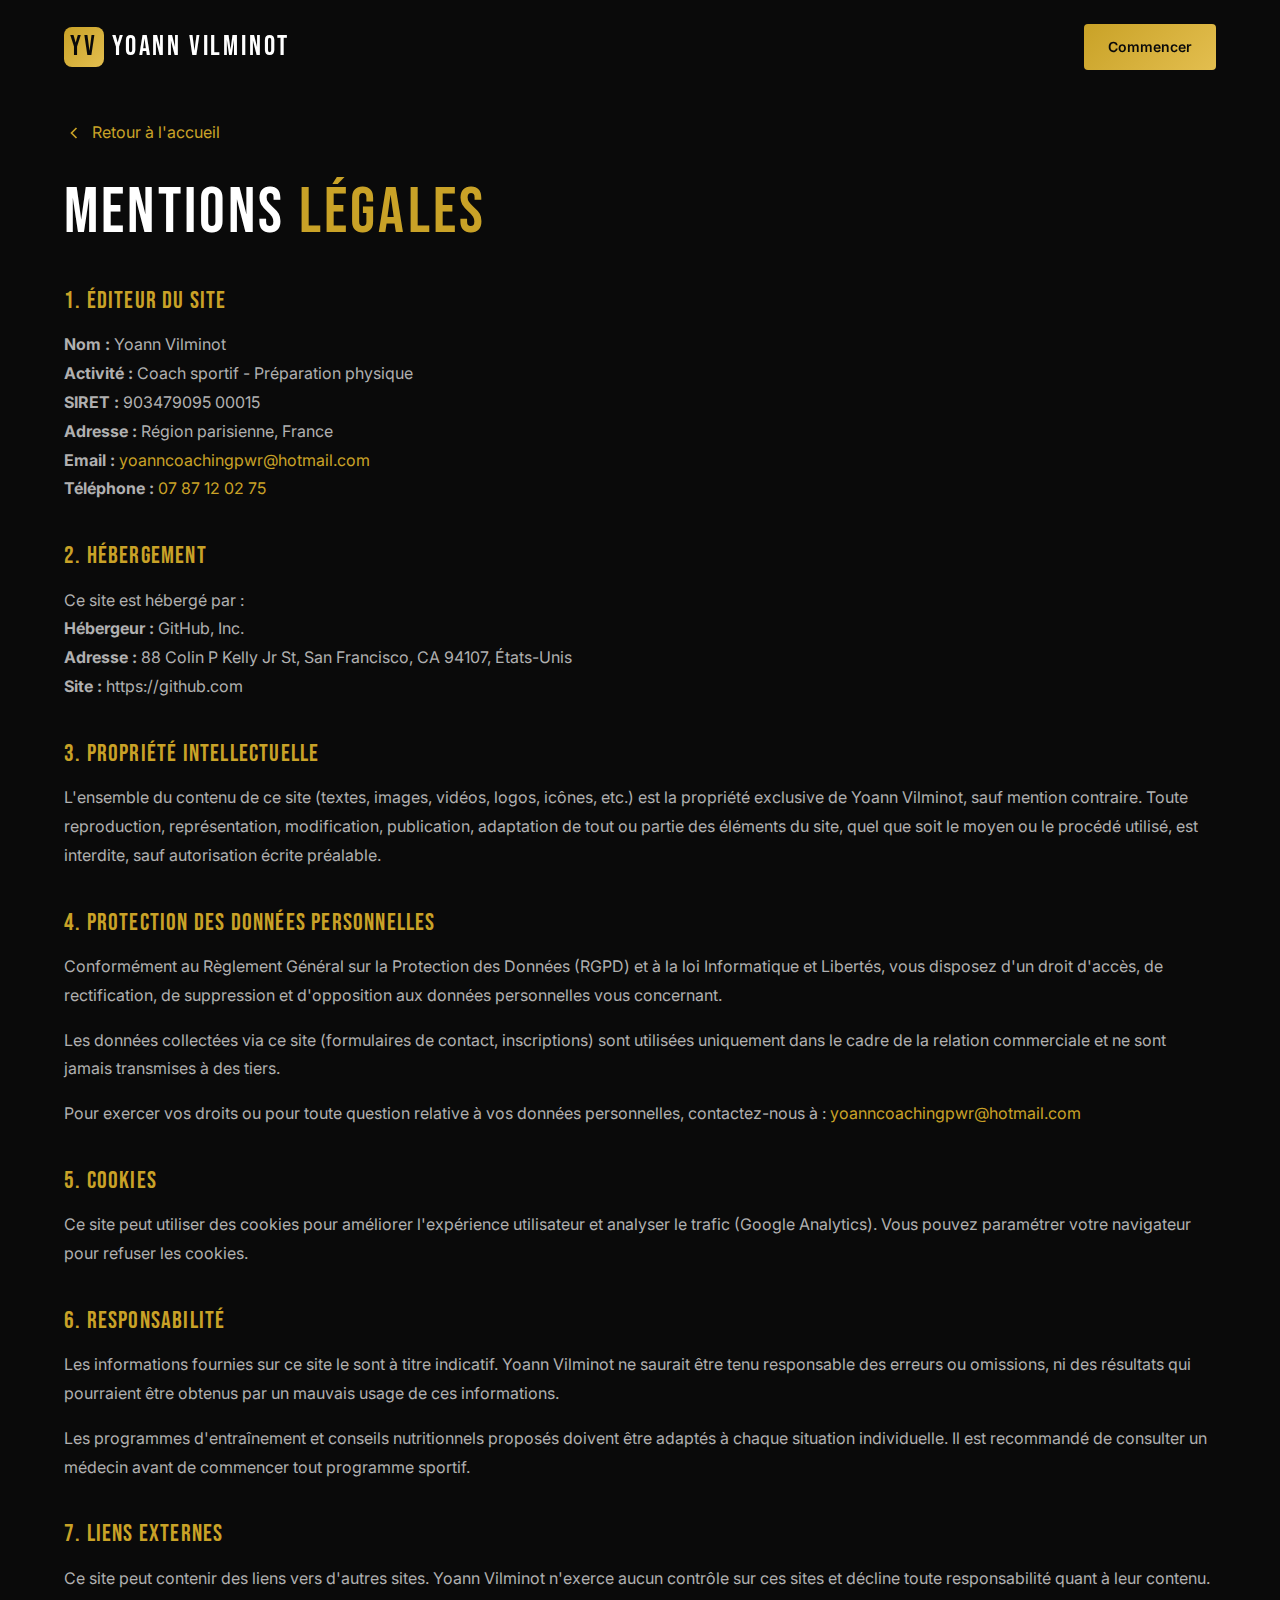
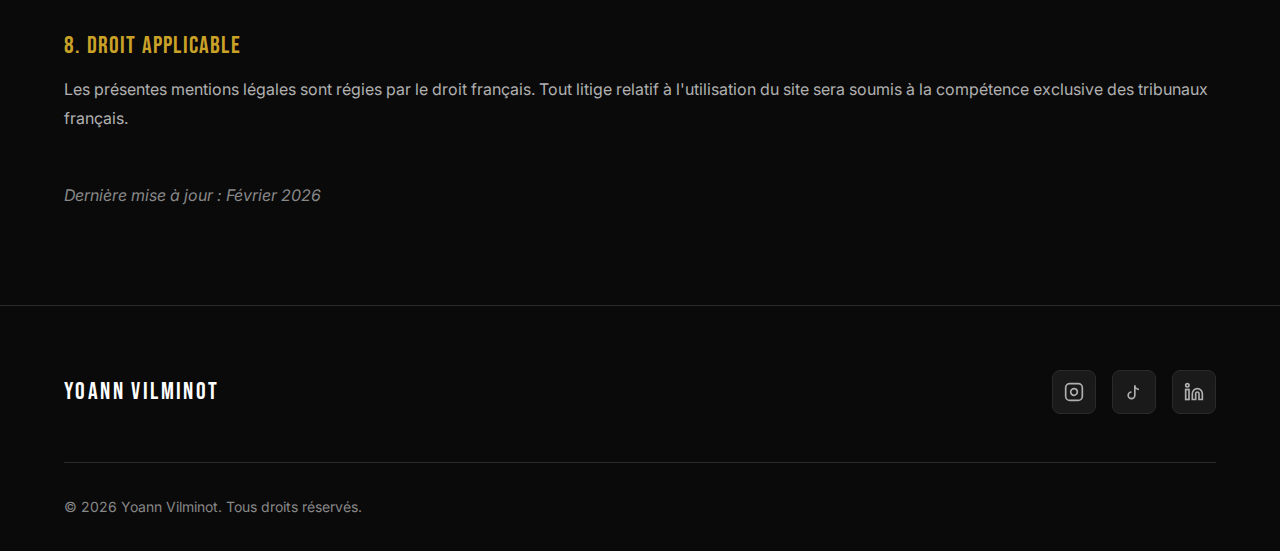
<file: mentions-legales.html>
<!DOCTYPE html>
<html lang="fr">
<head>
    <meta charset="UTF-8">
    <meta name="viewport" content="width=device-width, initial-scale=1.0">
    <meta name="robots" content="noindex">
    <title>Mentions Légales | Yoann Vilminot</title>
    
    <link rel="icon" type="image/png" href="assets/favicon.ico">
    <link rel="apple-touch-icon" sizes="180x180" href="assets/apple-touch-icon.png">
    <link rel="icon" type="image/png" sizes="32x32" href="assets/favicon-32x32.png">
    <link rel="icon" type="image/png" sizes="16x16" href="assets/favicon-16x16.png">

    <meta property="og:type" content="website">
    <meta property="og:url" content="https://yoannvilminot-coaching.com">
    <meta property="og:title" content="Yoann Vilminot - Coach">
    <meta property="og:description" content="Coaching personnalisé et flexible.">
    <meta property="og:image" content="https://yoannvilminot-coaching.com/assets/images/screen.png">
    <meta property="og:image:width" content="1200">
    <meta property="og:image:height" content="630">
    <meta property="og:locale" content="fr_FR">
    <meta property="og:site_name" content="Yoann Vilminot">

    <link rel="preconnect" href="https://fonts.googleapis.com">
    <link rel="preconnect" href="https://fonts.gstatic.com" crossorigin>
    <link href="https://fonts.googleapis.com/css2?family=Bebas+Neue&family=Inter:wght@300;400;500;600;700&display=swap" rel="stylesheet">
    
    <link rel="stylesheet" href="css/variables.css">
    <link rel="stylesheet" href="css/layout.css">
    <link rel="stylesheet" href="css/components.css">
    <link rel="stylesheet" href="css/sections.css">
    
    <style>
        .legal-content {
            padding: 120px 0 80px;
            min-height: 100vh;
        }
        .legal-content h1 {
            font-size: clamp(2.5rem, 5vw, 4rem);
            margin-bottom: 2rem;
        }
        .legal-content h2 {
            font-size: 1.5rem;
            margin-top: 2.5rem;
            margin-bottom: 1rem;
            color: var(--accent);
        }
        .legal-content p, .legal-content li {
            color: var(--gray-light);
            margin-bottom: 1rem;
            line-height: 1.8;
        }
        .legal-content ul {
            margin-left: 1.5rem;
            margin-bottom: 1.5rem;
        }
        .legal-content li {
            margin-bottom: 0.5rem;
        }
        .legal-content a {
            color: var(--accent);
        }
        .legal-content a:hover {
            text-decoration: underline;
        }
        .back-link {
            display: inline-flex;
            align-items: center;
            gap: 0.5rem;
            color: var(--gray-light);
            margin-bottom: 2rem;
            transition: color 0.3s ease;
        }
        .back-link:hover {
            color: var(--accent);
        }
        .back-link svg {
            width: 20px;
            height: 20px;
        }
    </style>
</head>
<body>
    <!-- Navigation -->
    <nav id="navbar" class="scrolled">
        <div class="container">
            <a href="index.html" class="logo">
                <div class="logo-icon">
                    YV
                </div>
                YOANN VILMINOT
            </a>
            <a href="index.html#contact" class="nav-cta">Commencer</a>
        </div>
    </nav>

    <section class="legal-content">
        <div class="container">
            <a href="index.html" class="back-link">
                <svg xmlns="http://www.w3.org/2000/svg" viewBox="0 0 24 24" fill="none" stroke="currentColor" stroke-width="2"><path d="m15 18-6-6 6-6"/></svg>
                Retour à l'accueil
            </a>
            
            <h1>MENTIONS <span class="accent-text">LÉGALES</span></h1>
            
            <h2>1. Éditeur du site</h2>
            <p>
                <strong>Nom :</strong> Yoann Vilminot<br>
                <strong>Activité :</strong> Coach sportif - Préparation physique<br>
                <strong>SIRET :</strong> 903479095 00015<br>
                <strong>Adresse :</strong> Région parisienne, France<br>
                <strong>Email :</strong> <a href="mailto:yoanncoachingpwr@hotmail.com">yoanncoachingpwr@hotmail.com</a><br>
                <strong>Téléphone :</strong> <a href="tel:0787120275">07 87 12 02 75</a>
            </p>
            
            <h2>2. Hébergement</h2>
            <p>
                Ce site est hébergé par :<br>
                <!-- À COMPLÉTER avec les informations de l'hébergeur -->
                <strong>Hébergeur :</strong> GitHub, Inc.<br>
                <strong>Adresse :</strong> 88 Colin P Kelly Jr St, San Francisco, CA 94107, États-Unis<br>
                <strong>Site :</strong> https://github.com
            </p>
            
            <h2>3. Propriété intellectuelle</h2>
            <p>
                L'ensemble du contenu de ce site (textes, images, vidéos, logos, icônes, etc.) est la propriété exclusive de Yoann Vilminot, sauf mention contraire. Toute reproduction, représentation, modification, publication, adaptation de tout ou partie des éléments du site, quel que soit le moyen ou le procédé utilisé, est interdite, sauf autorisation écrite préalable.
            </p>
            
            <h2>4. Protection des données personnelles</h2>
            <p>
                Conformément au Règlement Général sur la Protection des Données (RGPD) et à la loi Informatique et Libertés, vous disposez d'un droit d'accès, de rectification, de suppression et d'opposition aux données personnelles vous concernant.
            </p>
            <p>
                Les données collectées via ce site (formulaires de contact, inscriptions) sont utilisées uniquement dans le cadre de la relation commerciale et ne sont jamais transmises à des tiers.
            </p>
            <p>
                Pour exercer vos droits ou pour toute question relative à vos données personnelles, contactez-nous à : <a href="mailto:yoanncoachingpwr@hotmail.com">yoanncoachingpwr@hotmail.com</a>
            </p>
            
            <h2>5. Cookies</h2>
            <p>
                Ce site peut utiliser des cookies pour améliorer l'expérience utilisateur et analyser le trafic (Google Analytics). Vous pouvez paramétrer votre navigateur pour refuser les cookies.
            </p>
            
            <h2>6. Responsabilité</h2>
            <p>
                Les informations fournies sur ce site le sont à titre indicatif. Yoann Vilminot ne saurait être tenu responsable des erreurs ou omissions, ni des résultats qui pourraient être obtenus par un mauvais usage de ces informations.
            </p>
            <p>
                Les programmes d'entraînement et conseils nutritionnels proposés doivent être adaptés à chaque situation individuelle. Il est recommandé de consulter un médecin avant de commencer tout programme sportif.
            </p>
            
            <h2>7. Liens externes</h2>
            <p>
                Ce site peut contenir des liens vers d'autres sites. Yoann Vilminot n'exerce aucun contrôle sur ces sites et décline toute responsabilité quant à leur contenu.
            </p>
            
            <h2>8. Droit applicable</h2>
            <p>
                Les présentes mentions légales sont régies par le droit français. Tout litige relatif à l'utilisation du site sera soumis à la compétence exclusive des tribunaux français.
            </p>
            
            <p style="margin-top: 3rem; color: var(--gray);">
                <em>Dernière mise à jour : Février 2026</em>
            </p>
        </div>
    </section>

    <!-- Footer -->
    <footer>
        <div class="container">
            <div class="footer-content">
                <a href="index.html" class="footer-logo">YOANN VILMINOT</a>
                <div class="footer-socials">
                    <a href="https://www.instagram.com/yoann_vilminot" target="_blank" aria-label="Instagram"><svg xmlns="http://www.w3.org/2000/svg" viewBox="0 0 24 24" fill="none" stroke="currentColor" stroke-width="2"><rect width="20" height="20" x="2" y="2" rx="5" ry="5"/><path d="M16 11.37A4 4 0 1 1 12.63 8 4 4 0 0 1 16 11.37z"/><line x1="17.5" x2="17.51" y1="6.5" y2="6.5"/></svg></a>
                    <a href="https://www.tiktok.com/@yoannvilminot" target="_blank" aria-label="TikTok"><svg xmlns="http://www.w3.org/2000/svg" viewBox="0 0 24 24" fill="none" stroke="currentColor" stroke-width="2"><path d="M9 12a4 4 0 1 0 4 4V4a5 5 0 0 0 5 5"/></svg></a>
                    <a href="https://www.linkedin.com/in/yoann-vilminot" target="_blank" aria-label="LinkedIn"><svg xmlns="http://www.w3.org/2000/svg" viewBox="0 0 24 24" fill="none" stroke="currentColor" stroke-width="2"><path d="M16 8a6 6 0 0 1 6 6v7h-4v-7a2 2 0 0 0-2-2 2 2 0 0 0-2 2v7h-4v-7a6 6 0 0 1 6-6z"/><rect width="4" height="12" x="2" y="9"/><circle cx="4" cy="4" r="2"/></svg></a>
                </div>
            </div>
            <div class="footer-bottom">
                <p>© 2026 Yoann Vilminot. Tous droits réservés.</p>
            </div>
        </div>
    </footer>

    <script src="js/script.js"></script>
</body>
</html>
</file>
<file: css/layout.css>
/* ========================================
   LAYOUT.CSS - Navigation, Footer, Conteneurs
   ======================================== */

/* ========================================
   CONTENEURS
   ======================================== */

.container {
    max-width: 1200px;
    margin: 0 auto;
    padding: 0 24px;
}

.section-label {
    font-size: var(--text-xs);
    font-weight: 600;
    letter-spacing: 0.2em;
    text-transform: uppercase;
    color: var(--accent);
    margin-bottom: var(--spacing-sm);
    display: flex;
    align-items: center;
    gap: var(--spacing-sm);
}

.section-label::before {
    content: '';
    width: 40px;
    height: 1px;
    background: var(--accent);
}

.accent-text {
    color: var(--accent);
}

/* ========================================
   NAVIGATION
   ======================================== */

nav {
    position: fixed;
    top: 0;
    left: 0;
    right: 0;
    z-index: var(--z-fixed);
    padding: var(--spacing-md) 0;
    transition: all var(--transition-base);
}

nav.scrolled {
    background: rgba(10, 10, 10, 0.95);
    backdrop-filter: blur(20px);
    -webkit-backdrop-filter: blur(20px);
    padding: var(--spacing-sm) 0;
    border-bottom: 1px solid var(--gray-dark);
}

nav .container {
    display: flex;
    justify-content: space-between;
    align-items: center;
}

/* Logo */
.logo {
    font-family: var(--font-display);
    font-size: 1.75rem;
    letter-spacing: 0.1em;
    color: var(--white);
    display: flex;
    align-items: center;
    gap: var(--spacing-xs);
}

.logo-icon {
    width: 40px;
    height: 40px;
    background: var(--gradient-accent);
    border-radius: var(--radius-md);
    display: flex;
    align-items: center;
    justify-content: center;
    color: var(--black);
}

.logo-icon svg {
    width: 24px;
    height: 24px;
}

/* Navigation Links */
.nav-links {
    display: flex;
    gap: var(--spacing-lg);
}

.nav-links a {
    color: var(--gray-light);
    font-size: var(--text-sm);
    font-weight: 500;
    letter-spacing: 0.05em;
    position: relative;
}

.nav-links a:hover {
    color: var(--white);
}

.nav-links a::after {
    content: '';
    position: absolute;
    bottom: -4px;
    left: 0;
    width: 0;
    height: 2px;
    background: var(--accent);
    transition: width var(--transition-base);
}

.nav-links a:hover::after {
    width: 100%;
}

/* Nav CTA */
.nav-cta {
    background: var(--gradient-accent);
    color: var(--black);
    padding: 0.75rem 1.5rem;
    border-radius: var(--radius-sm);
    font-weight: 600;
    font-size: var(--text-sm);
    transition: transform var(--transition-base), box-shadow var(--transition-base);
}

.nav-cta:hover {
    transform: translateY(-2px);
    box-shadow: var(--shadow-accent);
}

/* Mobile Toggle */
.mobile-toggle {
    display: none;
    flex-direction: column;
    gap: 5px;
    cursor: pointer;
    padding: 10px;
    z-index: calc(var(--z-fixed) + 10);
}

.mobile-toggle span {
    width: 25px;
    height: 2px;
    background: var(--white);
    transition: all var(--transition-base);
}

.mobile-toggle.active span:nth-child(1) {
    transform: rotate(45deg) translate(5px, 5px);
}

.mobile-toggle.active span:nth-child(2) {
    opacity: 0;
}

.mobile-toggle.active span:nth-child(3) {
    transform: rotate(-45deg) translate(5px, -5px);
}

/* Mobile Menu */
.mobile-menu {
    position: fixed;
    top: 0;
    left: 0;
    right: 0;
    bottom: 0;
    background: var(--black);
    z-index: calc(var(--z-fixed) - 1);
    display: flex;
    align-items: center;
    justify-content: center;
    opacity: 0;
    visibility: hidden;
    transition: all var(--transition-base);
}

.mobile-menu.active {
    opacity: 1;
    visibility: visible;
}

.mobile-menu ul {
    text-align: center;
}

.mobile-menu li {
    margin-bottom: var(--spacing-lg);
}

.mobile-menu a {
    font-family: var(--font-display);
    font-size: var(--text-3xl);
    color: var(--white);
    letter-spacing: 0.05em;
}

.mobile-menu a:hover {
    color: var(--accent);
}

/* ========================================
   FOOTER
   ======================================== */

footer {
    padding: var(--spacing-2xl) 0 var(--spacing-lg);
    border-top: 1px solid var(--gray-dark);
}

.footer-content {
    display: flex;
    justify-content: space-between;
    align-items: center;
    flex-wrap: wrap;
    gap: var(--spacing-lg);
}

.footer-logo {
    font-family: var(--font-display);
    font-size: var(--text-2xl);
    letter-spacing: 0.1em;
    color: var(--white);
}

.footer-socials {
    display: flex;
    gap: var(--spacing-sm);
}

.footer-socials a {
    width: 44px;
    height: 44px;
    background: var(--dark-lighter);
    border: 1px solid var(--gray-dark);
    border-radius: var(--radius-md);
    display: flex;
    align-items: center;
    justify-content: center;
    color: var(--gray-light);
    transition: all var(--transition-base);
}

.footer-socials a:hover {
    background: var(--accent);
    border-color: var(--accent);
    color: var(--black);
}

.footer-socials svg {
    width: 20px;
    height: 20px;
}

.footer-bottom {
    margin-top: var(--spacing-xl);
    padding-top: var(--spacing-lg);
    border-top: 1px solid var(--gray-dark);
    display: flex;
    justify-content: space-between;
    align-items: center;
    flex-wrap: wrap;
    gap: var(--spacing-sm);
}

.footer-bottom p {
    color: var(--gray);
    font-size: var(--text-sm);
}

.footer-links {
    display: flex;
    gap: var(--spacing-lg);
}

.footer-links a {
    color: var(--gray);
    font-size: var(--text-sm);
}

.footer-links a:hover {
    color: var(--accent);
}

/* ========================================
   RESPONSIVE - LAYOUT
   ======================================== */

@media (max-width: 1024px) {
    .nav-links {
        display: none;
    }
    
    .nav-cta {
        display: none;
    }
    
    .mobile-toggle {
        display: flex;
    }
}

@media (max-width: 768px) {
    .footer-content,
    .footer-bottom {
        flex-direction: column;
        text-align: center;
    }
    
    .footer-links {
        flex-direction: column;
        gap: var(--spacing-sm);
    }
}
</file>
<file: css/components.css>
/* ========================================
   COMPONENTS.CSS - Boutons, Badges, Cartes, Grilles
   ======================================== */

/* ========================================
   BOUTONS
   ======================================== */

.btn-primary {
    background: var(--gradient-accent);
    color: var(--black);
    padding: 1rem 2rem;
    border-radius: var(--radius-sm);
    font-weight: 600;
    font-size: 0.95rem;
    display: inline-flex;
    align-items: center;
    gap: var(--spacing-xs);
    transition: all var(--transition-base);
    border: none;
    cursor: pointer;
}

.btn-primary:hover {
    transform: translateY(-2px);
    box-shadow: var(--shadow-accent-lg);
}

.btn-secondary {
    background: transparent;
    color: var(--white);
    padding: 1rem 2rem;
    border-radius: var(--radius-sm);
    font-weight: 600;
    font-size: 0.95rem;
    display: inline-flex;
    align-items: center;
    gap: var(--spacing-xs);
    border: 1px solid var(--gray-dark);
    transition: all var(--transition-base);
}

.btn-secondary:hover {
    border-color: var(--accent);
    color: var(--accent);
}

/* ========================================
   BADGES
   ======================================== */

.hero-badges {
    display: flex;
    flex-wrap: wrap;
    gap: var(--spacing-xs);
    margin-bottom: var(--spacing-md);
}

.hero-badge {
    display: inline-flex;
    align-items: center;
    gap: var(--spacing-xs);
    background: var(--dark-lighter);
    border: 1px solid var(--gray-dark);
    padding: var(--spacing-xs) var(--spacing-sm);
    border-radius: var(--radius-full);
    font-size: 0.8rem;
    font-weight: 500;
    color: var(--gray-light);
}

.hero-badge.certified {
    background: rgba(201, 162, 39, 0.15);
    border-color: var(--accent);
    color: var(--accent);
}

.hero-badge .dot {
    width: 8px;
    height: 8px;
    background: #22c55e;
    border-radius: 50%;
    animation: pulse 2s infinite;
}

@keyframes pulse {
    0%, 100% { opacity: 1; }
    50% { opacity: 0.5; }
}

.service-badge {
    position: absolute;
    top: -12px;
    right: 24px;
    background: var(--gradient-accent);
    color: var(--black);
    font-size: var(--text-xs);
    font-weight: 700;
    padding: 0.4rem 1rem;
    border-radius: var(--radius-full);
    text-transform: uppercase;
    letter-spacing: 0.05em;
}

/* ========================================
   CARTES - SERVICES
   ======================================== */

.service-card {
    background: var(--dark-lighter);
    border: 1px solid var(--gray-dark);
    border-radius: var(--radius-xl);
    padding: var(--spacing-lg);
    transition: all var(--transition-slow);
    position: relative;
    overflow: hidden;
}

.service-card::before {
    content: '';
    position: absolute;
    top: 0;
    left: 0;
    right: 0;
    height: 3px;
    background: var(--gradient-accent);
    transform: scaleX(0);
    transition: transform var(--transition-slow);
}

.service-card:hover {
    transform: translateY(-8px);
    border-color: var(--accent);
}

.service-card:hover::before {
    transform: scaleX(1);
}

.service-card.featured {
    border-color: var(--accent);
    background: linear-gradient(135deg, var(--dark-lighter) 0%, rgba(201, 162, 39, 0.05) 100%);
}

.service-card.featured::before {
    transform: scaleX(1);
}

.service-icon {
    width: 60px;
    height: 60px;
    background: var(--gradient-accent);
    border-radius: var(--radius-lg);
    display: flex;
    align-items: center;
    justify-content: center;
    margin-bottom: var(--spacing-md);
}

.service-icon svg {
    width: 28px;
    height: 28px;
    color: var(--black);
}

.service-card h3 {
    font-size: 1.75rem;
    margin-bottom: var(--spacing-xs);
    font-family: var(--font-display);
    letter-spacing: 0.05em;
}

.service-price {
    font-family: var(--font-display);
    font-size: var(--text-5xl);
    color: var(--accent);
    margin-bottom: var(--spacing-md);
    line-height: 1;
}

.service-price span {
    font-size: var(--text-xl);
    color: var(--gray);
}

.service-features {
    margin-bottom: var(--spacing-lg);
}

.service-features li {
    display: flex;
    align-items: center;
    gap: 0.75rem;
    color: var(--gray-light);
    font-size: var(--text-sm);
    margin-bottom: 0.75rem;
}

.service-features li svg {
    width: 18px;
    height: 18px;
    color: var(--accent);
    flex-shrink: 0;
}

.service-link {
    color: var(--accent);
    font-weight: 600;
    font-size: var(--text-sm);
    display: inline-flex;
    align-items: center;
    gap: var(--spacing-xs);
    transition: gap var(--transition-base);
}

.service-link:hover {
    gap: 0.75rem;
}

/* ========================================
   CARTES - SERVICES ADDITIONNELS
   ======================================== */

.additional-service-card {
    background: var(--dark-lighter);
    border: 1px solid var(--gray-dark);
    border-radius: var(--radius-xl);
    padding: var(--spacing-lg);
    transition: all var(--transition-base);
}

.additional-service-card:hover {
    border-color: var(--accent);
}

.additional-service-header {
    display: flex;
    align-items: center;
    gap: var(--spacing-sm);
    margin-bottom: var(--spacing-md);
}

.additional-service-icon {
    width: 50px;
    height: 50px;
    background: rgba(201, 162, 39, 0.15);
    border-radius: var(--radius-md);
    display: flex;
    align-items: center;
    justify-content: center;
    flex-shrink: 0;
}

.additional-service-icon svg {
    width: 24px;
    height: 24px;
    color: var(--accent);
}

.additional-service-header h4 {
    font-family: var(--font-display);
    font-size: var(--text-2xl);
    letter-spacing: 0.05em;
    margin-bottom: 0.25rem;
}

.additional-service-price {
    color: var(--accent);
    font-weight: 600;
}

.additional-service-price span {
    color: var(--gray);
    font-weight: 400;
}

.additional-service-features {
    display: flex;
    flex-wrap: wrap;
    gap: var(--spacing-xs);
}

.additional-service-features li {
    background: var(--gray-dark);
    padding: var(--spacing-xs) var(--spacing-sm);
    border-radius: var(--radius-full);
    font-size: 0.85rem;
    color: var(--gray-light);
}

/* Pricing Table */
.pricing-table {
    display: flex;
    flex-direction: column;
    gap: 0.75rem;
}

.pricing-row {
    display: flex;
    justify-content: space-between;
    align-items: center;
    padding: 0.75rem 1rem;
    background: var(--dark);
    border-radius: var(--radius-md);
    font-size: 0.95rem;
}

.pricing-row.highlight {
    background: rgba(201, 162, 39, 0.1);
    border: 1px solid rgba(201, 162, 39, 0.3);
}

.pricing-value {
    font-weight: 600;
    color: var(--white);
}

.pricing-value em {
    color: var(--accent);
    font-style: normal;
    font-size: 0.85rem;
}

.pricing-note {
    margin-top: var(--spacing-sm);
    padding: 0.75rem 1rem;
    background: rgba(201, 162, 39, 0.08);
    border-radius: var(--radius-md);
    font-size: 0.8rem;
    color: var(--gray-light);
    display: flex;
    align-items: center;
    gap: var(--spacing-xs);
}

.pricing-note svg {
    color: var(--accent);
    flex-shrink: 0;
}

/* ========================================
   CARTES - SPÉCIALITÉS
   ======================================== */

.specialty-item {
    background: var(--dark-lighter);
    border: 1px solid var(--gray-dark);
    border-radius: var(--radius-lg);
    padding: var(--spacing-lg) var(--spacing-md);
    text-align: center;
    transition: all var(--transition-base);
}

.specialty-item:hover {
    border-color: var(--accent);
    transform: translateY(-4px);
}

.specialty-icon {
    width: 50px;
    height: 50px;
    margin: 0 auto var(--spacing-sm);
    background: rgba(201, 162, 39, 0.1);
    border-radius: var(--radius-md);
    display: flex;
    align-items: center;
    justify-content: center;
}

.specialty-icon svg {
    width: 24px;
    height: 24px;
    color: var(--accent);
}

.specialty-item h4 {
    font-family: var(--font-body);
    font-size: var(--text-sm);
    font-weight: 600;
    letter-spacing: 0;
}

/* ========================================
   CARTES - VALEURS
   ======================================== */

.value-item {
    display: flex;
    gap: var(--spacing-sm);
    align-items: flex-start;
}

.value-icon {
    width: 40px;
    height: 40px;
    background: rgba(201, 162, 39, 0.1);
    border-radius: var(--radius-md);
    display: flex;
    align-items: center;
    justify-content: center;
    flex-shrink: 0;
}

.value-icon svg {
    width: 20px;
    height: 20px;
    color: var(--accent);
}

.value-item h4 {
    font-family: var(--font-body);
    font-weight: 600;
    font-size: 0.95rem;
    margin-bottom: 0.25rem;
}

.value-item p {
    font-size: 0.85rem;
    margin-bottom: 0;
    color: var(--gray);
}

/* ========================================
   CARTES - RÉSULTATS
   ======================================== */

.result-card {
    background: var(--dark-lighter);
    border: 1px solid var(--gray-dark);
    border-radius: var(--radius-xl);
    overflow: hidden;
    transition: all var(--transition-slow);
    flex-shrink: 0;
    min-height: 420px;
}

.result-card:hover {
    transform: translateY(-8px);
    border-color: var(--accent);
}

.result-images {
    display: grid;
    grid-template-columns: 1fr 1fr;
    gap: 2px;
    background: var(--gray-dark);
}

.result-image {
    min-height: 160px;
    height: 160px;
    background: var(--dark-lighter);
    display: flex;
    flex-direction: column;
    align-items: center;
    justify-content: center;
    gap: var(--spacing-xs);
    position: relative;
    overflow: hidden;
}

.result-image img {
    position: absolute;
    top: 0;
    left: 0;
    width: 100%;
    height: 100%;
    object-fit: cover;
    z-index: 1;
}

.result-image svg {
    width: 32px;
    height: 32px;
    color: var(--gray);
}

.result-image span {
    font-size: 0.7rem;
    color: var(--gray);
    text-transform: uppercase;
    letter-spacing: 0.1em;
}

.result-content {
    padding: var(--spacing-md);
}

.result-stats {
    display: flex;
    gap: var(--spacing-md);
    margin-bottom: var(--spacing-sm);
}

.result-stat-value {
    font-family: var(--font-display);
    font-size: var(--text-2xl);
    color: var(--accent);
}

.result-stat-label {
    font-size: 0.7rem;
    color: var(--gray);
    text-transform: uppercase;
    letter-spacing: 0.05em;
}

.result-quote {
    font-style: italic;
    color: var(--gray-light);
    font-size: var(--text-sm);
    line-height: 1.6;
    margin-bottom: var(--spacing-xs);
    display: -webkit-box;
    -webkit-line-clamp: 3;
    -webkit-box-orient: vertical;
    overflow: hidden;
    max-width: 100%;
    word-wrap: break-word;
}

.read-more-btn {
    background: none;
    border: none;
    color: var(--accent);
    font-size: var(--text-xs);
    font-weight: 500;
    cursor: pointer;
    padding: 0;
    margin-bottom: var(--spacing-xs);
}

.read-more-btn:hover {
    text-decoration: underline;
}

.result-name {
    font-size: var(--text-xs);
    color: var(--gray);
}

/* ========================================
   CARTES - TÉMOIGNAGES
   ======================================== */

.testimonial-card {
    background: var(--dark-lighter);
    border: 1px solid var(--gray-dark);
    border-radius: var(--radius-xl);
    padding: var(--spacing-lg);
    transition: all var(--transition-base);
}

.testimonial-card:hover {
    border-color: var(--accent);
    transform: translateY(-4px);
}

.testimonial-stars {
    display: flex;
    gap: 4px;
    margin-bottom: var(--spacing-sm);
}

.testimonial-stars svg {
    width: 18px;
    height: 18px;
    color: var(--accent);
}

.testimonial-text {
    color: var(--gray-light);
    font-size: var(--text-sm);
    line-height: 1.7;
    margin-bottom: var(--spacing-md);
    font-style: italic;
}

.testimonial-author {
    display: flex;
    align-items: center;
    gap: var(--spacing-sm);
}

.testimonial-avatar {
    width: 44px;
    height: 44px;
    background: var(--gradient-accent);
    border-radius: 50%;
    display: flex;
    align-items: center;
    justify-content: center;
    font-weight: 600;
    color: var(--black);
    overflow: hidden;
}

.testimonial-avatar img {
    width: 100%;
    height: 100%;
    object-fit: cover;
}

.testimonial-name {
    font-weight: 600;
    font-size: var(--text-sm);
}

.testimonial-meta {
    font-size: var(--text-xs);
    color: var(--gray);
}

/* ========================================
   CAROUSEL
   ======================================== */

.carousel-container {
    position: relative;
    display: flex;
    align-items: center;
    gap: var(--spacing-sm);
}

.carousel-track-container {
    overflow: hidden;
    flex: 1;
}

.carousel-track {
    display: flex;
    gap: var(--spacing-lg);
    transition: transform var(--transition-slow);
}

.carousel-slide {
    min-width: calc(33.333% - 1rem);
    max-width: calc(33.333% - 1rem);
}

.carousel-btn {
    width: 48px;
    height: 48px;
    background: var(--dark-lighter);
    border: 1px solid var(--gray-dark);
    border-radius: 50%;
    display: flex;
    align-items: center;
    justify-content: center;
    color: var(--white);
    cursor: pointer;
    transition: all var(--transition-base);
    flex-shrink: 0;
}

.carousel-btn:hover {
    background: var(--accent);
    border-color: var(--accent);
    color: var(--black);
}

.carousel-btn:disabled {
    opacity: 0.3;
    cursor: not-allowed;
}

.carousel-btn svg {
    width: 20px;
    height: 20px;
}

.carousel-dots {
    display: flex;
    justify-content: center;
    gap: var(--spacing-xs);
    margin-top: var(--spacing-lg);
}

.carousel-dot {
    width: 10px;
    height: 10px;
    background: var(--gray-dark);
    border-radius: 50%;
    cursor: pointer;
    transition: all var(--transition-base);
}

.carousel-dot.active {
    background: var(--accent);
    transform: scale(1.2);
}

/* ========================================
   GRILLES
   ======================================== */

.services-grid {
    display: grid;
    grid-template-columns: repeat(3, 1fr);
    gap: var(--spacing-md);
}

.additional-services {
    display: grid;
    grid-template-columns: repeat(2, 1fr);
    gap: var(--spacing-md);
    margin-top: var(--spacing-xl);
}

.specialties-grid {
    display: grid;
    grid-template-columns: repeat(5, 1fr);
    gap: var(--spacing-sm);
}

.philosophy-values {
    display: grid;
    grid-template-columns: 1fr 1fr;
    gap: var(--spacing-md);
    margin-top: var(--spacing-lg);
}

.testimonials-grid {
    display: grid;
    grid-template-columns: repeat(3, 1fr);
    gap: var(--spacing-md);
}

/* ========================================
   PLACEHOLDERS IMAGES
   ======================================== */

.image-placeholder {
    background: var(--dark-lighter);
    border: 1px solid var(--gray-dark);
    border-radius: var(--radius-lg);
    display: flex;
    flex-direction: column;
    align-items: center;
    justify-content: center;
    gap: var(--spacing-xs);
}

.image-placeholder svg {
    color: var(--gray-dark);
}

.image-placeholder span {
    color: var(--gray);
    font-size: var(--text-sm);
}

/* ========================================
   RESPONSIVE - COMPONENTS
   ======================================== */

@media (max-width: 1024px) {
    .services-grid {
        grid-template-columns: 1fr;
    }
    
    .additional-services {
        grid-template-columns: 1fr;
    }
    
    .specialties-grid {
        grid-template-columns: repeat(3, 1fr);
    }
    
    .testimonials-grid {
        grid-template-columns: repeat(2, 1fr);
    }
    
    .carousel-slide {
        min-width: calc(50% - 0.75rem);
        max-width: calc(50% - 0.75rem);
    }
}

@media (max-width: 768px) {
    .hero-badges {
        justify-content: center;
    }
    
    .specialties-grid {
        grid-template-columns: repeat(2, 1fr);
    }
    
    .philosophy-values {
        grid-template-columns: 1fr;
    }
    
    .testimonials-grid {
        grid-template-columns: 1fr;
    }
    
    .carousel-slide {
        min-width: 100%;
        max-width: 100%;
    }
    
    .carousel-btn {
        display: none;
    }

}
.result-image {
    height: 220px;
    min-height: 220px;
}

@media (max-width: 480px) {
    .specialties-grid {
        grid-template-columns: 1fr;
    }
    
    .hero-buttons {
        flex-direction: column;
    }
    
    .btn-primary,
    .btn-secondary {
        width: 100%;
        justify-content: center;
    }
    
    .hero-badges {
        flex-direction: column;
        align-items: center;
    }
}

/* ========================================
   MODAL TÉMOIGNAGE
   ======================================== */

.modal-overlay {
    position: fixed;
    top: 0;
    left: 0;
    right: 0;
    bottom: 0;
    background: rgba(0, 0, 0, 0.9);
    z-index: 9999;
    display: none;
    align-items: center;
    justify-content: center;
    padding: 20px;
}

.modal-overlay.active {
    display: flex;
}

.modal-box {
    background: var(--dark-lighter);
    border: 1px solid var(--gray-dark);
    border-radius: var(--radius-xl);
    max-width: 500px;
    width: 100%;
    max-height: 80vh;
    overflow-y: auto;
    padding: var(--spacing-xl);
    position: relative;
}

.modal-close-btn {
    position: absolute;
    top: 15px;
    right: 15px;
    width: 36px;
    height: 36px;
    background: var(--dark);
    border: 1px solid var(--gray-dark);
    border-radius: 50%;
    color: var(--gray-light);
    cursor: pointer;
    font-size: 20px;
    display: flex;
    align-items: center;
    justify-content: center;
}

.modal-close-btn:hover {
    background: var(--accent);
    border-color: var(--accent);
    color: var(--black);
}

.modal-stats {
    display: flex;
    gap: var(--spacing-md);
    margin-bottom: var(--spacing-md);
    padding-bottom: var(--spacing-md);
    border-bottom: 1px solid var(--gray-dark);
}

.modal-stat-value {
    font-family: var(--font-display);
    font-size: var(--text-2xl);
    color: var(--accent);
}

.modal-stat-label {
    font-size: var(--text-xs);
    color: var(--gray);
    text-transform: uppercase;
}

.modal-text {
    font-style: italic;
    color: var(--gray-light);
    font-size: var(--text-base);
    line-height: 1.8;
    margin-bottom: var(--spacing-md);
}

.modal-author {
    display: flex;
    align-items: center;
    gap: var(--spacing-sm);
    padding-top: var(--spacing-md);
    border-top: 1px solid var(--gray-dark);
}

.modal-avatar {
    width: 50px;
    height: 50px;
    background: var(--gradient-accent);
    border-radius: 50%;
    display: flex;
    align-items: center;
    justify-content: center;
    font-weight: 600;
    font-size: var(--text-lg);
    color: var(--black);
}

.modal-name {
    font-weight: 600;
}

.modal-meta {
    font-size: var(--text-sm);
    color: var(--gray);
}
</file>
<file: css/sections.css>
/* ========================================
   SECTIONS.CSS - Hero, Transformation, Services, etc.
   ======================================== */

/* ========================================
   HERO SECTION
   ======================================== */

.hero {
    min-height: 100vh;
    display: flex;
    align-items: center;
    position: relative;
    overflow: hidden;
    padding-top: 80px;
}

.hero-bg {
    position: absolute;
    top: 0;
    left: 0;
    right: 0;
    bottom: 0;
    z-index: 0;
}

.hero-bg::before {
    content: '';
    position: absolute;
    top: 0;
    left: 0;
    right: 0;
    bottom: 0;
    background: 
        radial-gradient(ellipse at 20% 50%, rgba(201, 162, 39, 0.08) 0%, transparent 50%),
        radial-gradient(ellipse at 80% 20%, rgba(201, 162, 39, 0.05) 0%, transparent 40%);
}

.hero-grid {
    position: absolute;
    top: 0;
    left: 0;
    right: 0;
    bottom: 0;
    background-image: 
        linear-gradient(rgba(201, 162, 39, 0.03) 1px, transparent 1px),
        linear-gradient(90deg, rgba(201, 162, 39, 0.03) 1px, transparent 1px);
    background-size: 60px 60px;
    mask-image: radial-gradient(ellipse at center, black 0%, transparent 70%);
    -webkit-mask-image: radial-gradient(ellipse at center, black 0%, transparent 70%);
}

.hero .container {
    display: grid;
    grid-template-columns: 1fr 1fr;
    gap: var(--spacing-2xl);
    align-items: center;
    position: relative;
    z-index: 1;
}

.hero-content {
    max-width: 600px;
}

.hero h1 {
    font-size: clamp(3rem, 8vw, 5.5rem);
    margin-bottom: var(--spacing-md);
    line-height: 0.95;
}

.hero h1 span {
    display: block;
}

.hero-description {
    font-size: var(--text-lg);
    color: var(--gray-light);
    margin-bottom: var(--spacing-lg);
    max-width: 480px;
    line-height: 1.7;
}

.hero-buttons {
    display: flex;
    gap: var(--spacing-sm);
    margin-bottom: var(--spacing-xl);
}

.hero-stats {
    display: flex;
    gap: var(--spacing-xl);
}

.stat {
    text-align: left;
}

.stat-number {
    font-family: var(--font-display);
    font-size: var(--text-4xl);
    color: var(--accent);
    line-height: 1;
}

.stat-label {
    font-size: 0.8rem;
    color: var(--gray);
    text-transform: uppercase;
    letter-spacing: 0.1em;
    margin-top: 0.25rem;
}

/* Hero Image */
.hero-image {
    position: relative;
    display: flex;
    justify-content: center;
    align-items: center;
}

.hero-image-placeholder {
    width: 100%;
    max-width: 450px;
    aspect-ratio: 3/4;
    background: var(--dark-lighter);
    border-radius: var(--radius-lg);
    border: 1px solid var(--gray-dark);
    display: flex;
    flex-direction: column;
    align-items: center;
    justify-content: center;
    gap: var(--spacing-sm);
    position: relative;
    overflow: hidden;
}

.hero-image-placeholder::before {
    content: '';
    position: absolute;
    top: 0;
    left: 0;
    right: 0;
    bottom: 0;
    background: linear-gradient(135deg, var(--dark-lighter) 0%, var(--dark) 100%);
}

.hero-image-placeholder svg {
    position: relative;
    z-index: 1;
    width: 80px;
    height: 80px;
    color: var(--gray-dark);
}

.hero-image-placeholder span {
    position: relative;
    z-index: 1;
    color: var(--gray);
    font-size: var(--text-sm);
}

.hero-image-placeholder img {
    position: absolute;
    top: 0;
    left: 0;
    width: 100%;
    height: 100%;
    object-fit: cover;
}

.hero-image-frame {
    position: absolute;
    top: -20px;
    right: -20px;
    width: 100%;
    height: 100%;
    border: 2px solid var(--accent);
    border-radius: var(--radius-lg);
    opacity: 0.3;
}

.hero-image-accent {
    position: absolute;
    bottom: 30px;
    left: -30px;
    width: 120px;
    height: 120px;
    background: var(--gradient-accent);
    border-radius: var(--radius-lg);
    opacity: 0.1;
}

/* ========================================
   TRANSFORMATION SECTION
   ======================================== */

.transformation {
    padding: var(--spacing-4xl) 0;
    background: var(--dark);
    position: relative;
}

.transformation::before {
    content: '';
    position: absolute;
    top: 0;
    left: 0;
    right: 0;
    height: 1px;
    background: linear-gradient(90deg, transparent, var(--gray-dark), transparent);
}

.transformation-header {
    text-align: center;
    margin-bottom: var(--spacing-2xl);
}

.transformation-header h2 {
    font-size: clamp(2.5rem, 5vw, 4rem);
    margin-bottom: var(--spacing-sm);
}

.transformation-header p {
    color: var(--gray-light);
    max-width: 600px;
    margin: 0 auto;
    font-size: var(--text-lg);
}

.transformation-showcase {
    display: grid;
    grid-template-columns: 1fr auto 1fr;
    gap: var(--spacing-lg);
    align-items: center;
    max-width: 900px;
    margin: 0 auto;
}

.transformation-card {
    background: var(--dark-lighter);
    border: 1px solid var(--gray-dark);
    border-radius: var(--radius-xl);
    padding: var(--spacing-lg);
    text-align: center;
}

.transformation-image {
    width: 100%;
    aspect-ratio: 1;
    min-height: 250px;
    background: var(--dark-lighter);
    border: 1px solid var(--gray-dark);
    border-radius: var(--radius-lg);
    margin-bottom: var(--spacing-md);
    display: flex;
    align-items: center;
    justify-content: center;
    flex-direction: column;
    gap: var(--spacing-xs);
    position: relative;
    overflow: hidden;
}

.transformation-image img {
    position: absolute;
    top: 0;
    left: 0;
    width: 100%;
    height: 100%;
    object-fit: cover;
    z-index: 1;
}

.transformation-image svg {
    width: 48px;
    height: 48px;
    color: var(--gray);
}

.transformation-image span {
    color: var(--gray);
    font-size: 0.8rem;
}

.transformation-weight {
    font-family: var(--font-display);
    font-size: 3.5rem;
    line-height: 1;
    margin-bottom: var(--spacing-xs);
}

.transformation-weight span {
    font-size: 1.5rem;
}

.transformation-label {
    color: var(--gray);
    font-size: var(--text-sm);
    text-transform: uppercase;
    letter-spacing: 0.1em;
}

.transformation-arrow {
    display: flex;
    flex-direction: column;
    align-items: center;
    gap: var(--spacing-sm);
}

.transformation-arrow svg {
    width: 60px;
    height: 60px;
    color: var(--accent);
}

.transformation-years {
    font-family: var(--font-display);
    font-size: var(--text-2xl);
    color: var(--accent);
}

.transformation-quote {
    margin-top: var(--spacing-2xl);
    text-align: center;
    max-width: 700px;
    margin-left: auto;
    margin-right: auto;
}

.transformation-quote blockquote {
    font-size: var(--text-2xl);
    font-weight: 300;
    font-style: italic;
    color: var(--gray-light);
    position: relative;
    padding: 0 var(--spacing-lg);
}

.transformation-quote blockquote::before {
    content: '"';
    font-family: var(--font-display);
    font-size: 6rem;
    color: var(--accent);
    opacity: 0.3;
    position: absolute;
    top: -2rem;
    left: -1rem;
    line-height: 1;
}

/* ========================================
   SERVICES SECTION
   ======================================== */

.services {
    padding: var(--spacing-4xl) 0;
    position: relative;
}

.services-header {
    display: flex;
    justify-content: space-between;
    align-items: flex-end;
    margin-bottom: var(--spacing-2xl);
    flex-wrap: wrap;
    gap: var(--spacing-lg);
}

.services-header h2 {
    font-size: clamp(2.5rem, 5vw, 4rem);
}

.services-header p {
    color: var(--gray-light);
    max-width: 400px;
}

/* ========================================
   SPECIALTIES SECTION
   ======================================== */

.specialties {
    padding: var(--spacing-4xl) 0;
    background: var(--dark);
    position: relative;
}

.specialties::before {
    content: '';
    position: absolute;
    top: 0;
    left: 0;
    right: 0;
    height: 1px;
    background: linear-gradient(90deg, transparent, var(--gray-dark), transparent);
}

.specialties-header {
    text-align: center;
    margin-bottom: var(--spacing-2xl);
}

.specialties-header h2 {
    font-size: clamp(2.5rem, 5vw, 4rem);
    margin-bottom: var(--spacing-sm);
}

/* ========================================
   PHILOSOPHY SECTION
   ======================================== */

.philosophy {
    padding: var(--spacing-4xl) 0;
    position: relative;
}

.philosophy .container {
    display: grid;
    grid-template-columns: 1fr 1fr;
    gap: var(--spacing-3xl);
    align-items: center;
}

.philosophy-image-placeholder {
    width: 100%;
    aspect-ratio: 4/5;
    background: var(--dark-lighter);
    border-radius: var(--radius-xl);
    border: 1px solid var(--gray-dark);
    display: flex;
    flex-direction: column;
    align-items: center;
    justify-content: center;
    gap: var(--spacing-sm);
    position: relative;
    overflow: hidden;
}

.philosophy-image-placeholder img {
    position: absolute;
    top: 0;
    left: 0;
    width: 100%;
    height: 100%;
    object-fit: cover;
}

.philosophy-image-placeholder svg {
    width: 64px;
    height: 64px;
    color: var(--gray-dark);
}

.philosophy-image-placeholder span {
    color: var(--gray);
    font-size: var(--text-sm);
}

.philosophy-content h2 {
    font-size: clamp(2.5rem, 5vw, 3.5rem);
    margin-bottom: var(--spacing-md);
}

.philosophy-content p {
    color: var(--gray-light);
    font-size: var(--text-lg);
    margin-bottom: var(--spacing-md);
    line-height: 1.8;
}

/* ========================================
   RESULTS SECTION
   ======================================== */

.results {
    padding: var(--spacing-4xl) 0;
    background: var(--dark);
    position: relative;
}

.results::before {
    content: '';
    position: absolute;
    top: 0;
    left: 0;
    right: 0;
    height: 1px;
    background: linear-gradient(90deg, transparent, var(--gray-dark), transparent);
}

.results-header {
    text-align: center;
    margin-bottom: var(--spacing-2xl);
}

.results-header h2 {
    font-size: clamp(2.5rem, 5vw, 4rem);
    margin-bottom: var(--spacing-sm);
}

.results-header p {
    color: var(--gray-light);
    max-width: 600px;
    margin: 0 auto;
}

/* ========================================
   TESTIMONIALS SECTION
   ======================================== */

.testimonials {
    padding: var(--spacing-4xl) 0;
    position: relative;
}

.testimonials-header {
    text-align: center;
    margin-bottom: var(--spacing-2xl);
}

.testimonials-header h2 {
    font-size: clamp(2.5rem, 5vw, 4rem);
    margin-bottom: var(--spacing-sm);
}

.testimonials-header p {
    color: var(--gray-light);
    max-width: 600px;
    margin: 0 auto;
}

.google-reviews-link {
    text-align: center;
    margin-top: var(--spacing-2xl);
}

/* ========================================
   CTA SECTION
   ======================================== */

.cta {
    padding: var(--spacing-4xl) 0;
    position: relative;
    overflow: hidden;
}

.cta-bg {
    position: absolute;
    top: 0;
    left: 0;
    right: 0;
    bottom: 0;
    background: radial-gradient(ellipse at 50% 50%, rgba(201, 162, 39, 0.15) 0%, transparent 60%);
}

.cta .container {
    position: relative;
    z-index: 1;
    text-align: center;
}

.cta h2 {
    font-size: clamp(2.5rem, 6vw, 4.5rem);
    margin-bottom: var(--spacing-md);
    max-width: 800px;
    margin-left: auto;
    margin-right: auto;
}

.cta p {
    color: var(--gray-light);
    font-size: var(--text-xl);
    max-width: 600px;
    margin: 0 auto var(--spacing-lg);
}

.cta-buttons {
    display: flex;
    justify-content: center;
    gap: var(--spacing-sm);
    flex-wrap: wrap;
}

.cta-contact-info {
    margin-top: var(--spacing-xl);
    display: flex;
    justify-content: center;
    gap: var(--spacing-xl);
    flex-wrap: wrap;
}

.contact-item {
    display: flex;
    align-items: center;
    gap: 0.75rem;
    color: var(--gray-light);
}

.contact-item svg {
    width: 20px;
    height: 20px;
    color: var(--accent);
}

.contact-item a {
    color: var(--gray-light);
}

.contact-item a:hover {
    color: var(--accent);
}

/* ========================================
   RESPONSIVE - SECTIONS
   ======================================== */

@media (max-width: 1024px) {
    .hero .container {
        grid-template-columns: 1fr;
        text-align: center;
    }
    
    .hero-content {
        max-width: 100%;
    }
    
    .hero-description {
        margin-left: auto;
        margin-right: auto;
    }
    
    .hero-buttons {
        justify-content: center;
    }
    
    .hero-stats {
        justify-content: center;
    }
    
    .hero-image {
        order: -1;
    }
    
    .hero-image-placeholder {
        max-width: 350px;
        margin: 0 auto;
    }
    
    .transformation-showcase {
        grid-template-columns: 1fr;
        gap: var(--spacing-md);
    }
    
    .transformation-arrow {
        transform: rotate(90deg);
    }
    
    .philosophy .container {
        grid-template-columns: 1fr;
        gap: var(--spacing-xl);
    }
}

@media (max-width: 768px) {
    .hero {
        padding-top: 100px;
    }
    
    .hero h1 {
        font-size: 3rem;
    }
    
    .hero-stats {
        flex-direction: column;
        gap: var(--spacing-md);
    }
    
    .stat {
        text-align: center;
    }
    
    .cta-contact-info {
        flex-direction: column;
        gap: var(--spacing-md);
    }
}
</file>
<file: css/variables.css>
/* ========================================
   VARIABLES.CSS - Couleurs, Polices, Resets
   ======================================== */

:root {
    /* Couleurs principales */
    --black: #0a0a0a;
    --dark: #111111;
    --dark-lighter: #1a1a1a;
    --gray-dark: #2a2a2a;
    --gray: #888888;
    --gray-light: #b0b0b0;
    --white: #ffffff;
    
    /* Couleur accent (or) */
    --accent: #c9a227;
    --accent-light: #e3be4f;
    --accent-dark: #a68921;
    --gradient-accent: linear-gradient(135deg, var(--accent) 0%, var(--accent-light) 100%);
    
    /* Espacements */
    --spacing-xs: 0.5rem;
    --spacing-sm: 1rem;
    --spacing-md: 1.5rem;
    --spacing-lg: 2rem;
    --spacing-xl: 3rem;
    --spacing-2xl: 4rem;
    --spacing-3xl: 6rem;
    --spacing-4xl: 8rem;
    
    /* Typographie */
    --font-display: 'Bebas Neue', sans-serif;
    --font-body: 'Inter', sans-serif;
    
    /* Tailles de police */
    --text-xs: 0.75rem;
    --text-sm: 0.875rem;
    --text-base: 1rem;
    --text-lg: 1.125rem;
    --text-xl: 1.25rem;
    --text-2xl: 1.5rem;
    --text-3xl: 2rem;
    --text-4xl: 2.5rem;
    --text-5xl: 3rem;
    --text-6xl: 4rem;
    
    /* Border radius */
    --radius-sm: 4px;
    --radius-md: 8px;
    --radius-lg: 12px;
    --radius-xl: 16px;
    --radius-full: 50px;
    
    /* Transitions */
    --transition-fast: 0.2s ease;
    --transition-base: 0.3s ease;
    --transition-slow: 0.4s ease;
    
    /* Shadows */
    --shadow-sm: 0 2px 4px rgba(0, 0, 0, 0.1);
    --shadow-md: 0 4px 12px rgba(0, 0, 0, 0.15);
    --shadow-lg: 0 10px 30px rgba(0, 0, 0, 0.2);
    --shadow-accent: 0 10px 30px rgba(201, 162, 39, 0.3);
    --shadow-accent-lg: 0 15px 40px rgba(201, 162, 39, 0.35);
    
    /* Z-index */
    --z-dropdown: 100;
    --z-sticky: 500;
    --z-fixed: 1000;
    --z-modal: 1500;
}

/* ========================================
   RESET & BASE
   ======================================== */

* {
    margin: 0;
    padding: 0;
    box-sizing: border-box;
}

html {
    scroll-behavior: smooth;
}

body {
    font-family: var(--font-body);
    background-color: var(--black);
    color: var(--white);
    line-height: 1.6;
    overflow-x: hidden;
    -webkit-font-smoothing: antialiased;
    -moz-osx-font-smoothing: grayscale;
}

/* Typographie de base */
h1, h2, h3, h4, h5, h6 {
    font-family: var(--font-display);
    font-weight: 400;
    letter-spacing: 0.05em;
    line-height: 1.1;
}

p {
    line-height: 1.7;
}

a {
    text-decoration: none;
    color: inherit;
    transition: color var(--transition-base);
}

ul, ol {
    list-style: none;
}

img {
    max-width: 100%;
    height: auto;
    display: block;
}

button {
    font-family: inherit;
    cursor: pointer;
    border: none;
    background: none;
}

/* Sélection de texte */
::selection {
    background: var(--accent);
    color: var(--black);
}

/* Scrollbar personnalisée */
::-webkit-scrollbar {
    width: 8px;
}

::-webkit-scrollbar-track {
    background: var(--dark);
}

::-webkit-scrollbar-thumb {
    background: var(--gray-dark);
    border-radius: var(--radius-sm);
}

::-webkit-scrollbar-thumb:hover {
    background: var(--gray);
}
</file>
